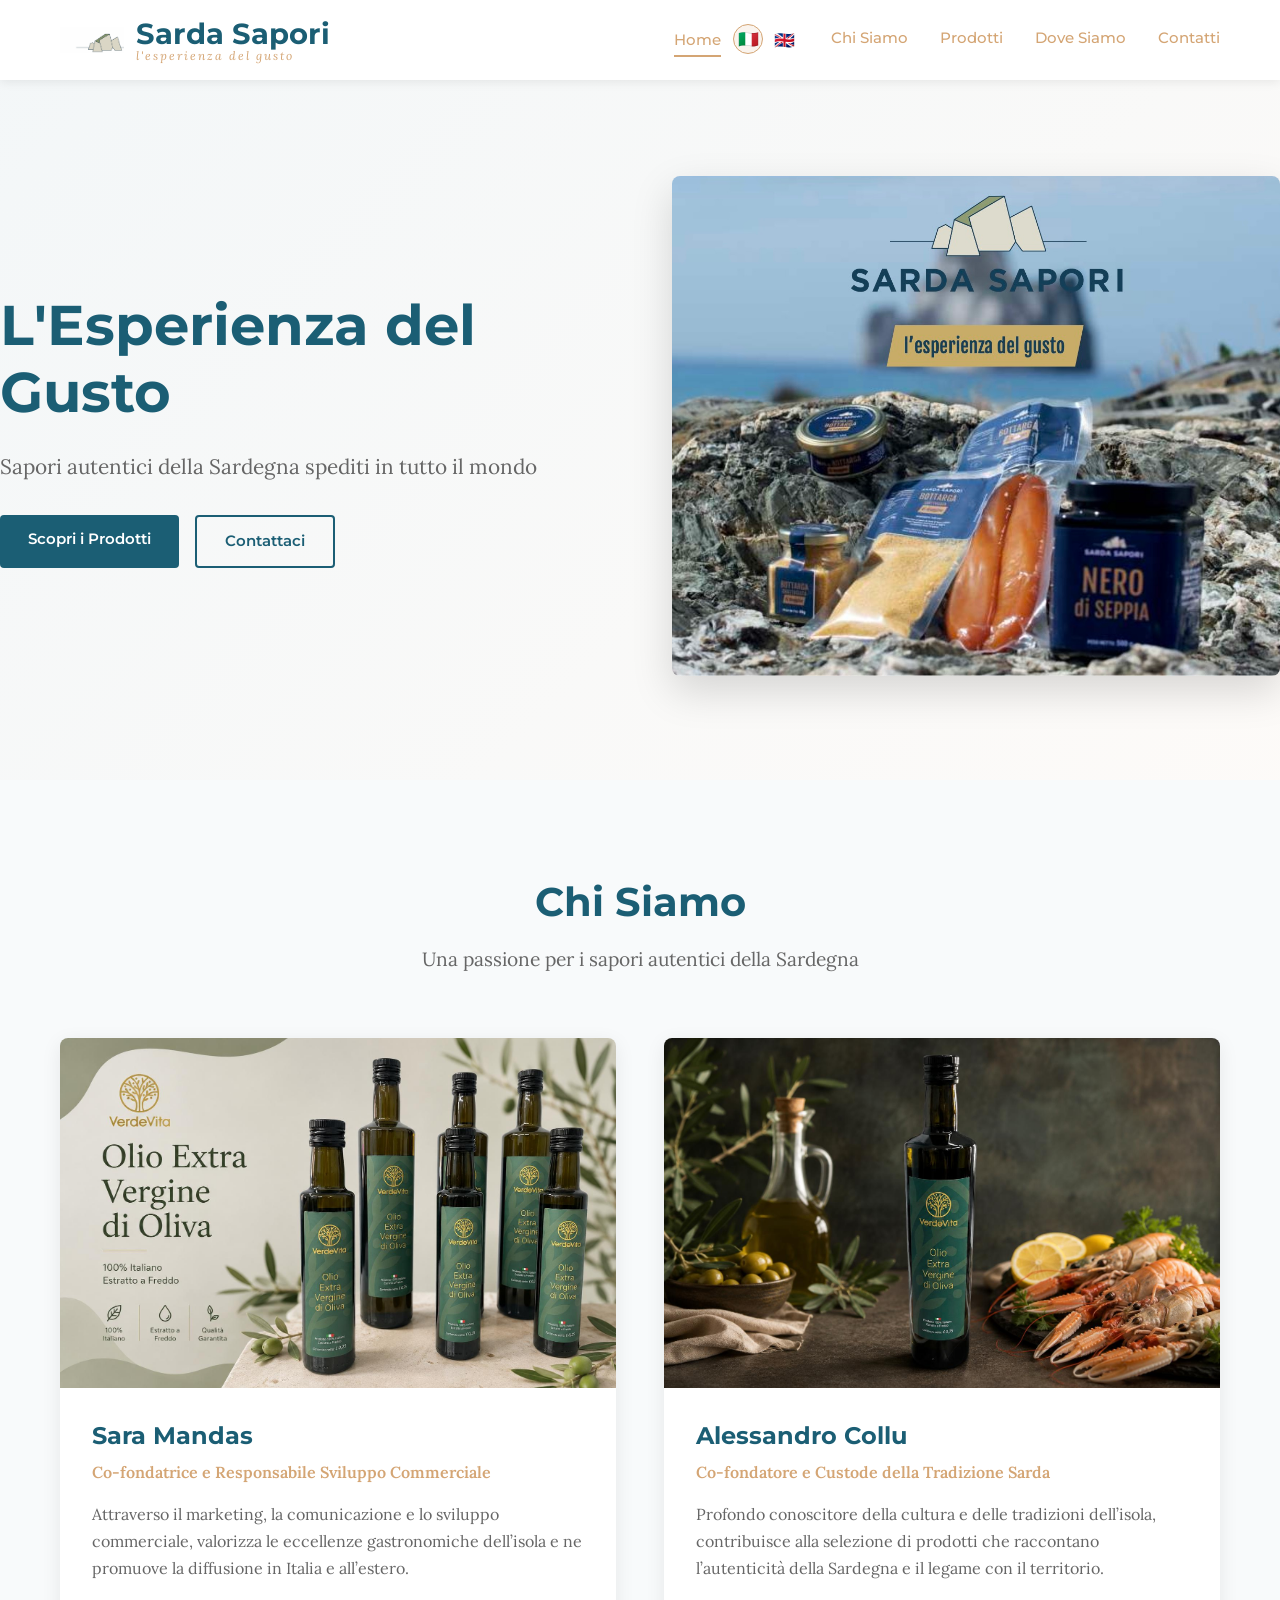
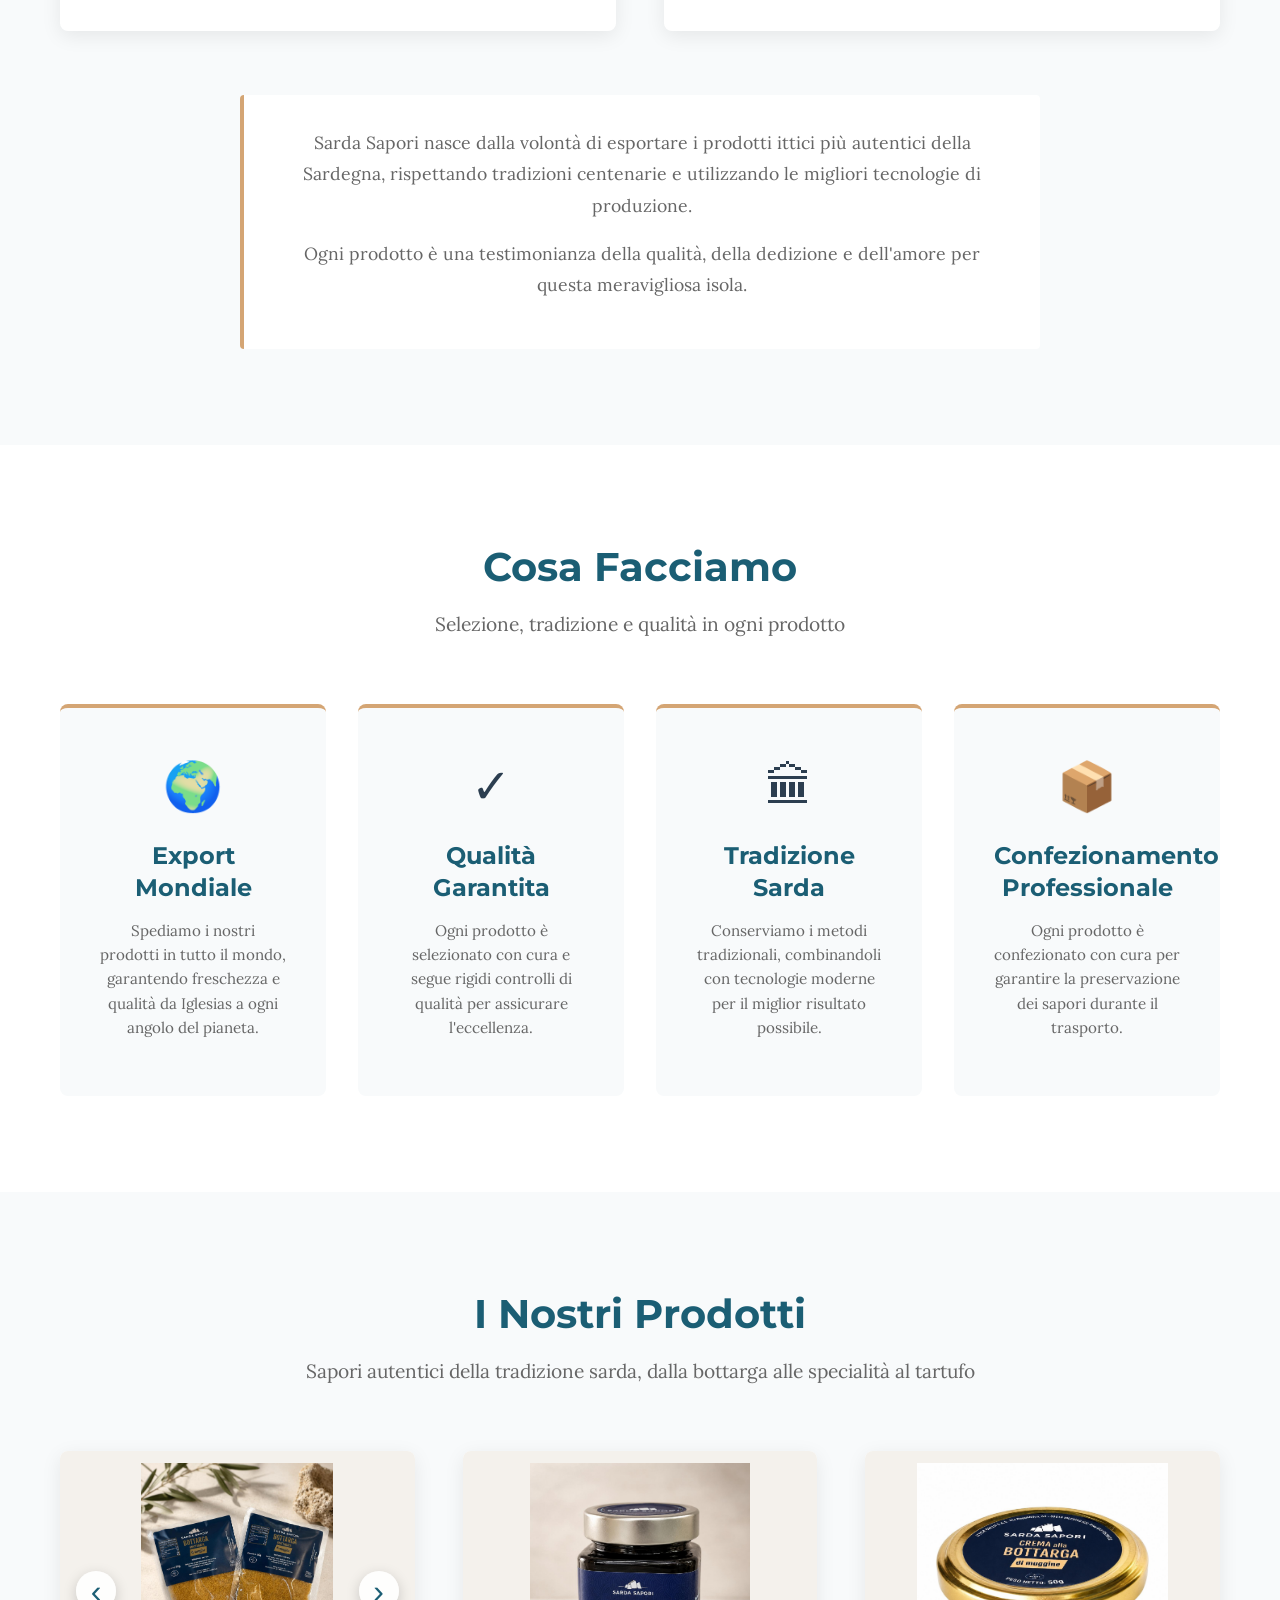
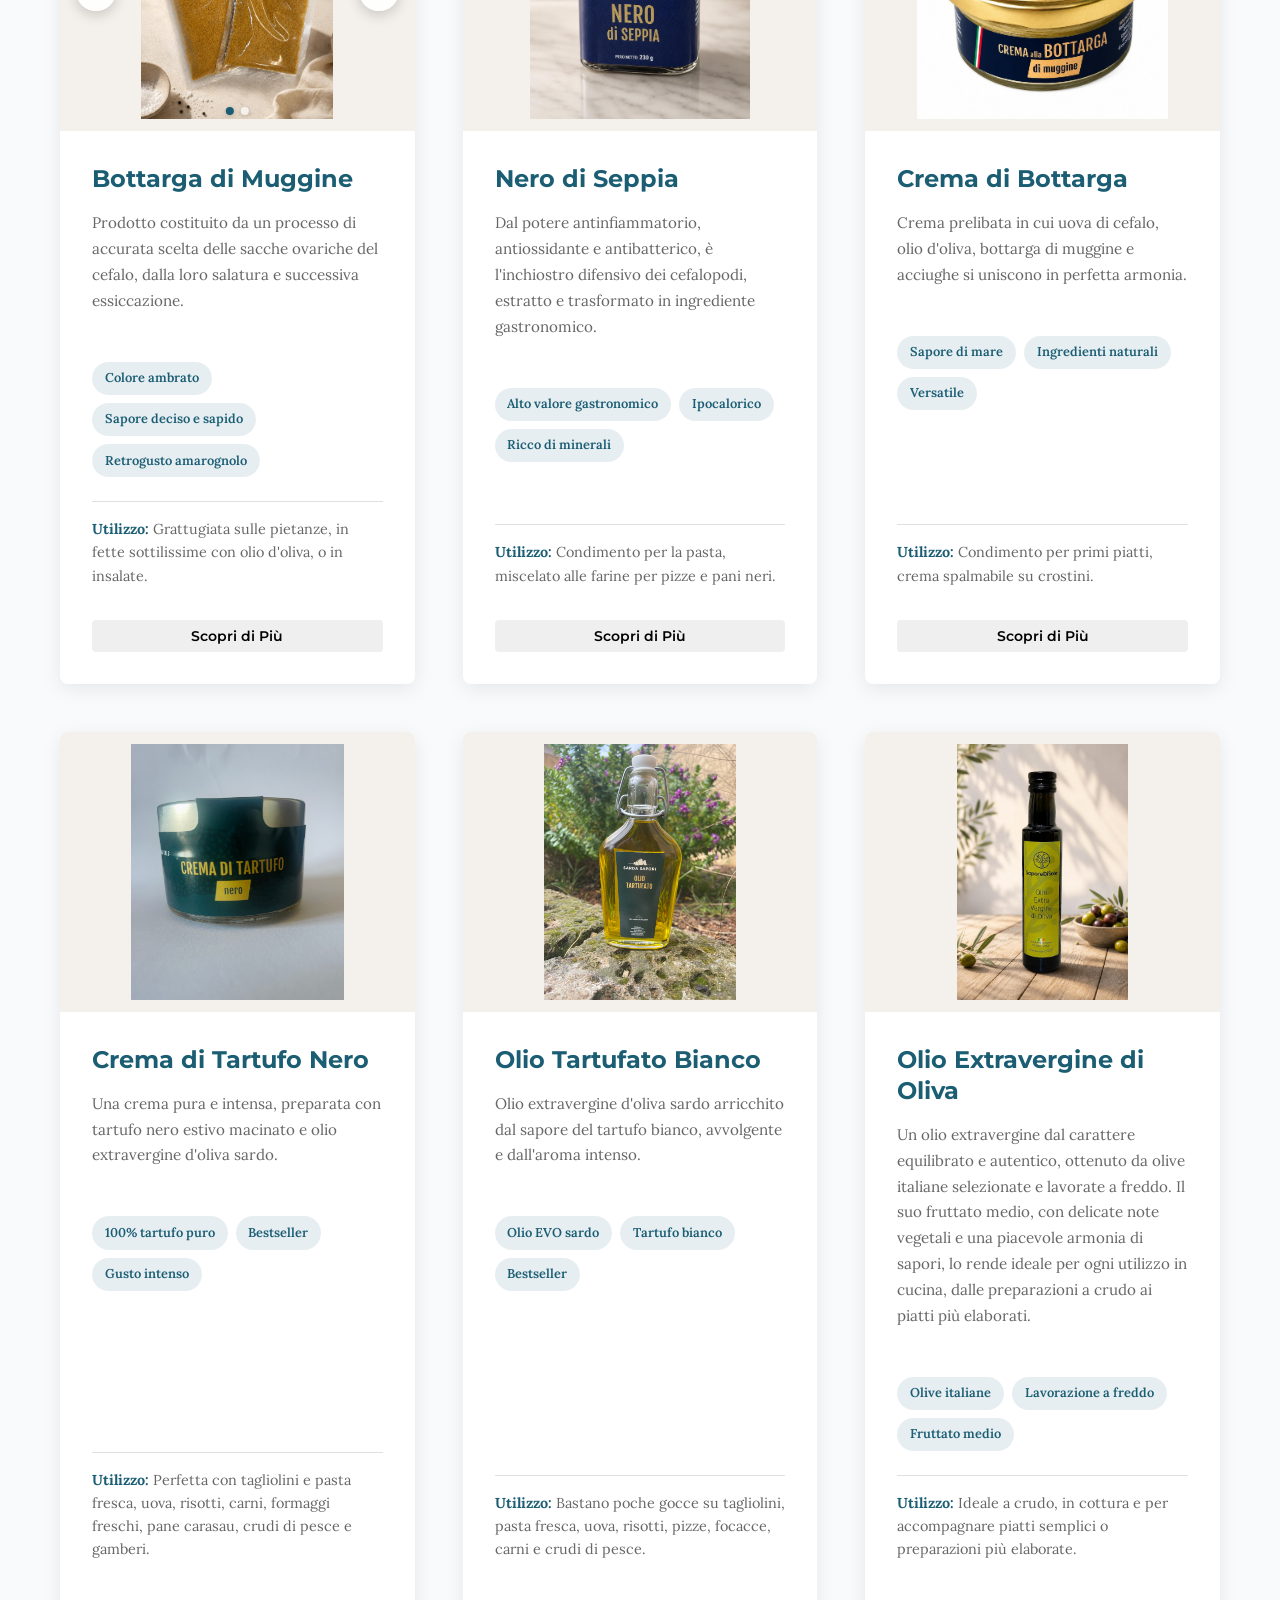
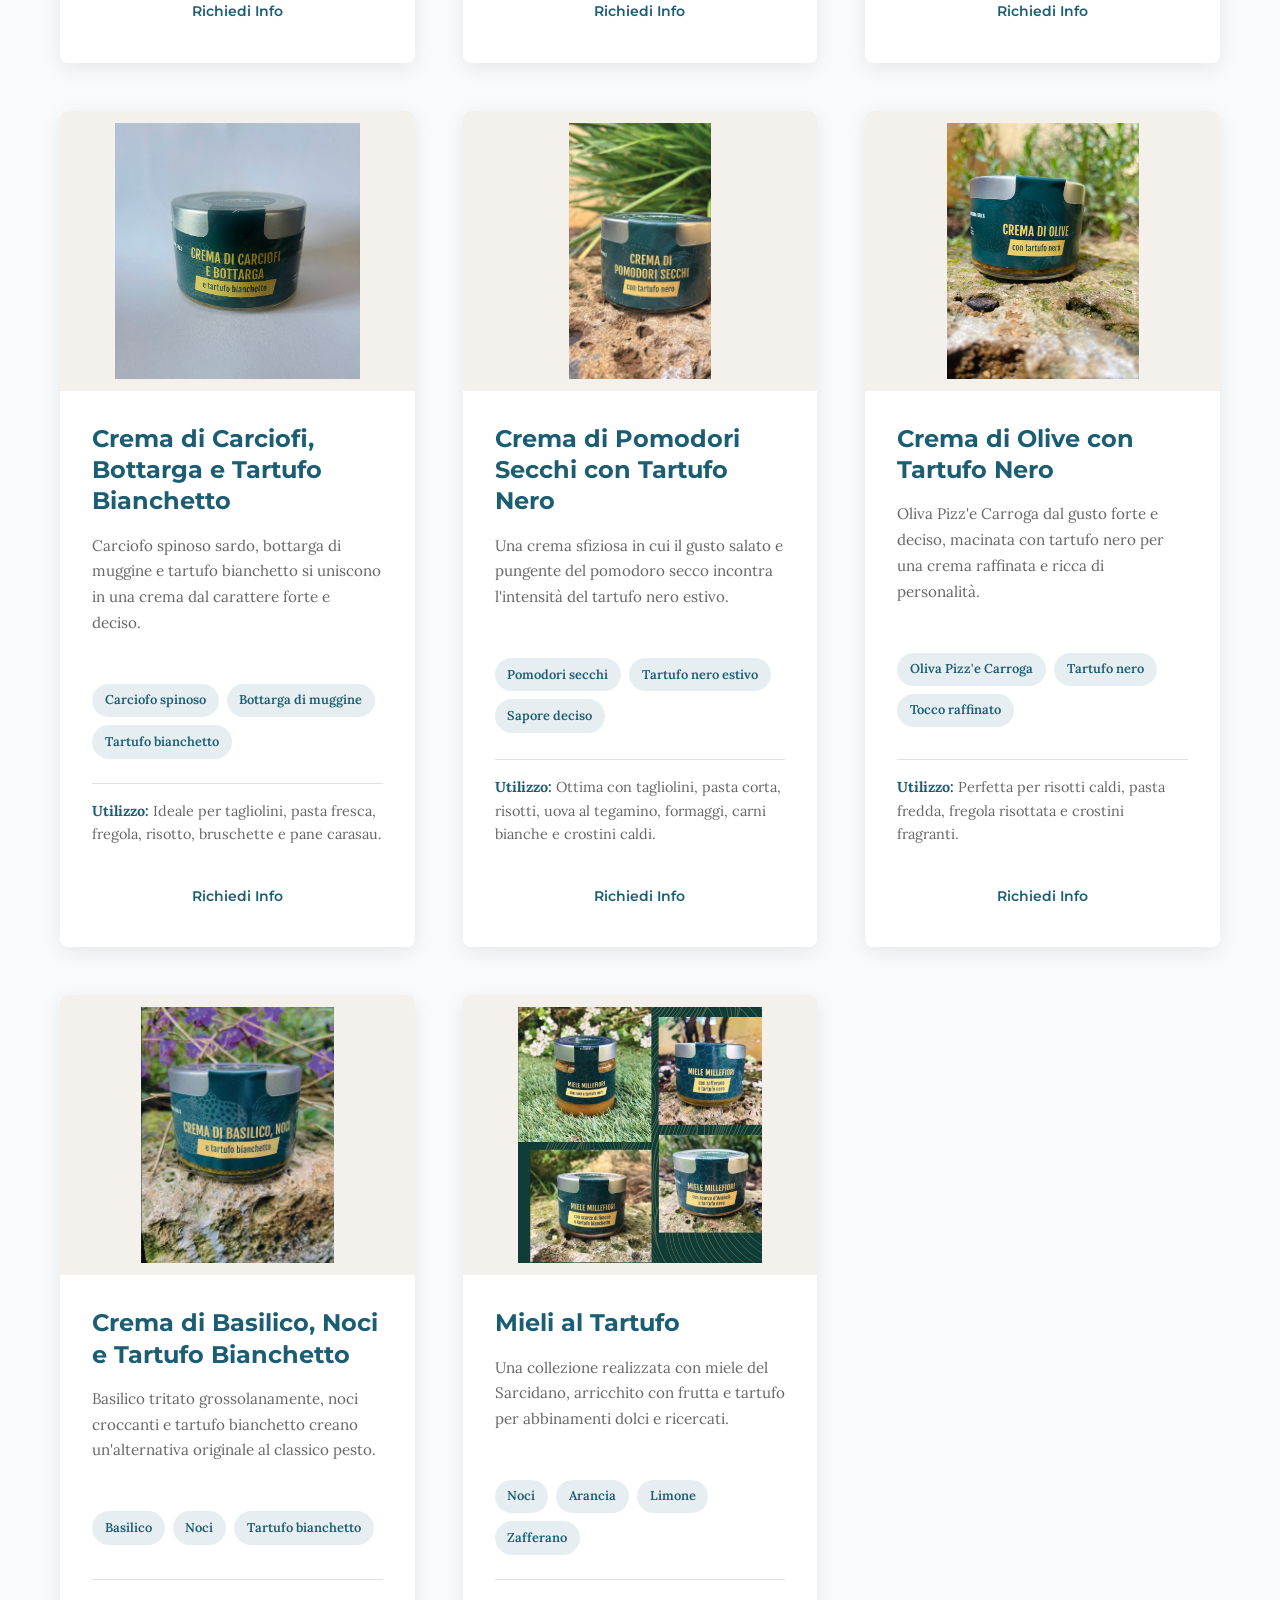
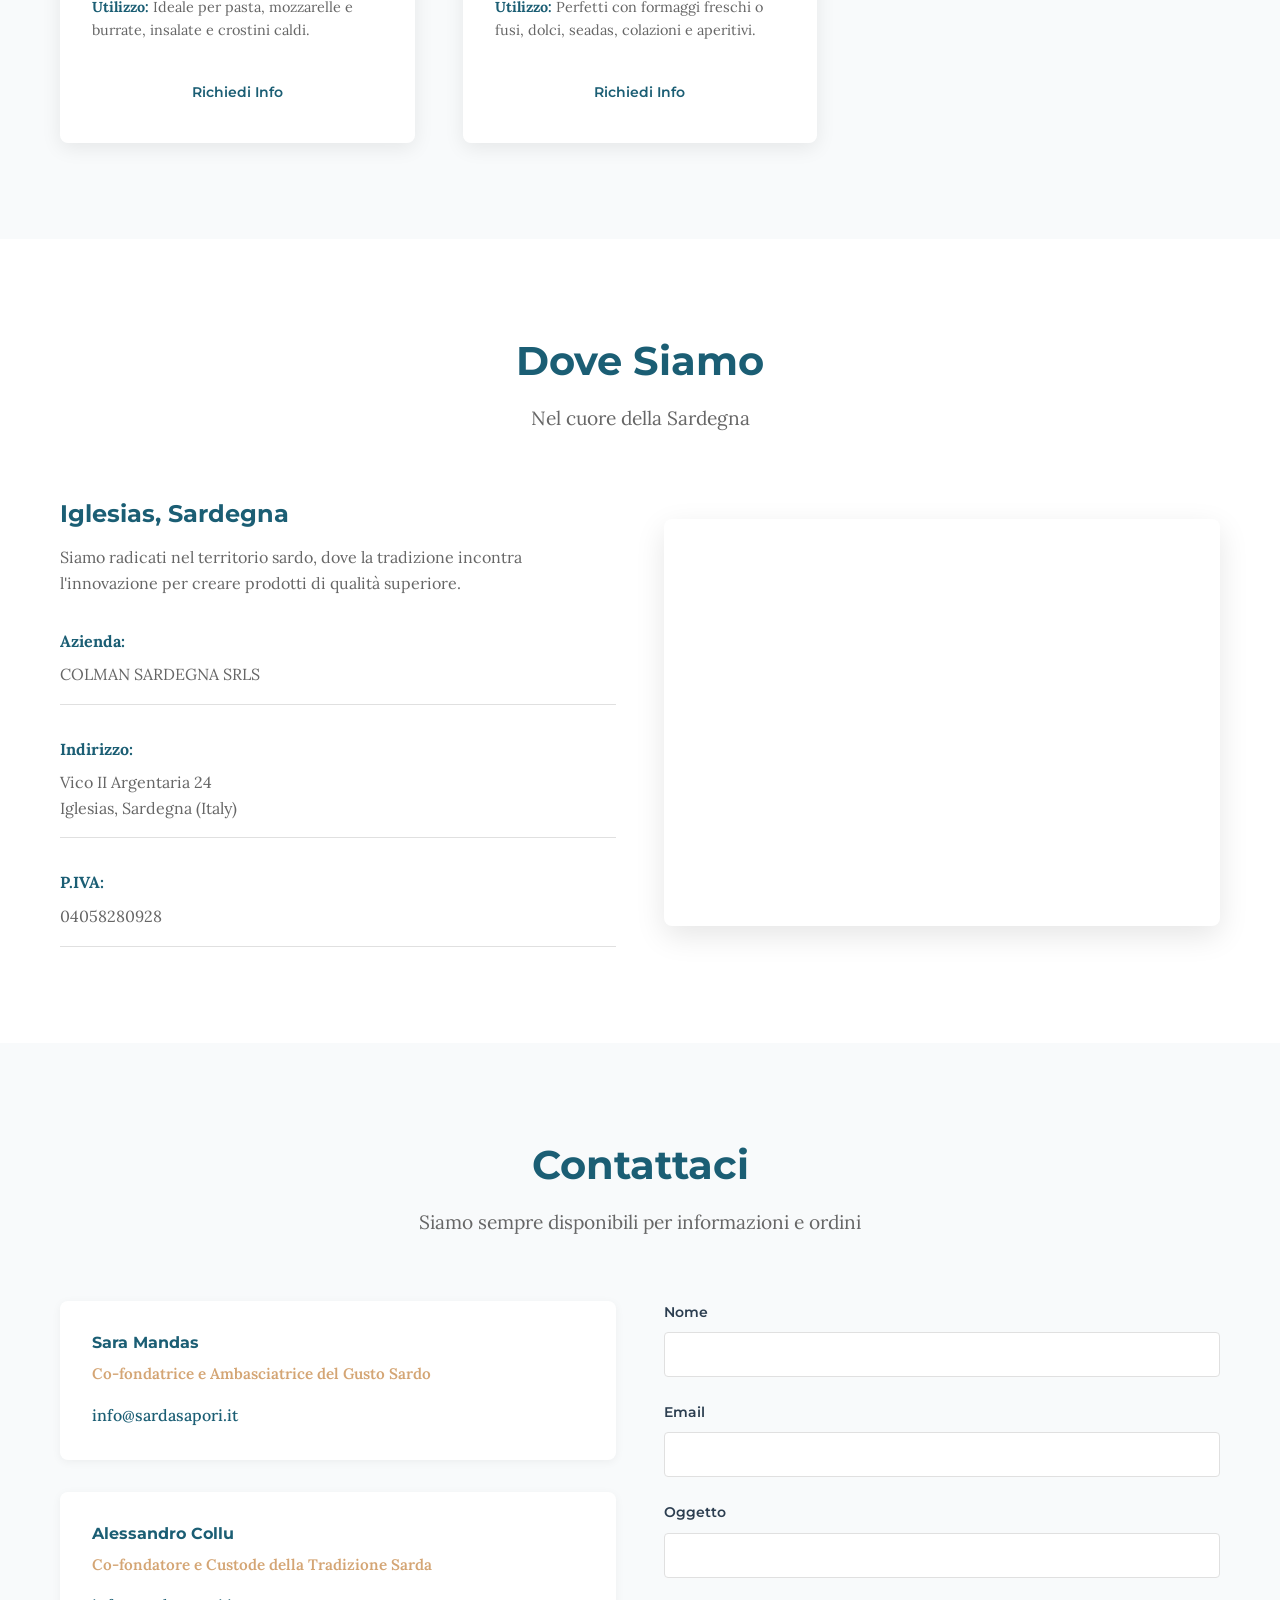
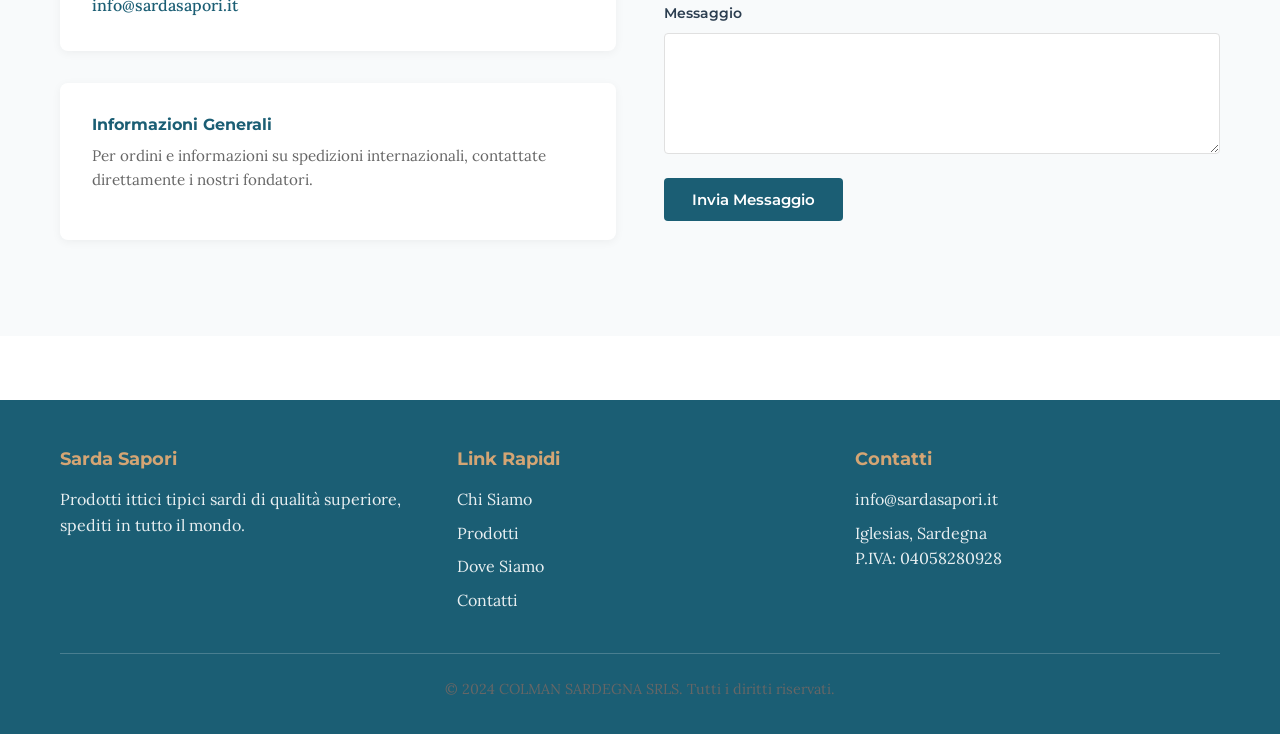
<file: index.html>
<!DOCTYPE html>
<html lang="it">
<head>
    <meta charset="UTF-8">
    <meta name="viewport" content="width=device-width, initial-scale=1.0">
    <title>Sarda Sapori | Prodotti Ittici Sardi di Qualità - Export Mondiale</title>
    <meta name="description" content="Sarda Sapori: bottarga di muggine, nero di seppia e olio extra vergine sardi. Spedizione in tutto il mondo. L'esperienza del gusto.">
    <meta name="keywords" content="bottarga sarda, nero di seppia, olio sardo, export ittici, prodotti tipici sardegna">
    <meta property="og:title" content="Sarda Sapori | L'esperienza del gusto">
    <meta property="og:description" content="Prodotti ittici tipici sardi di qualità superiore, spediti in tutto il mondo">
    <meta property="og:type" content="website">
    <meta property="og:url" content="https://www.sardasapori.it">
    <link rel="stylesheet" href="css/styles.css">
    <link rel="preconnect" href="https://fonts.googleapis.com">
    <link rel="preconnect" href="https://fonts.gstatic.com" crossorigin>
    <link href="https://fonts.googleapis.com/css2?family=Lora:wght@400;600;700&family=Montserrat:wght@400;600;700;800&display=swap" rel="stylesheet">
</head>
<body data-lang="it">
    <!-- Header/Navigation -->
    <header class="navbar">
        <div class="container">
            <div class="navbar-content">
                <a href="#home" class="logo" aria-label="Sarda Sapori home">
                    <img src="assets/logo-mark.png" alt="" class="logo-mark" aria-hidden="true">
                    <span class="logo-text">
                        <span class="logo-title">Sarda Sapori</span>
                        <span class="tagline">l'esperienza del gusto</span>
                    </span>
                </a>
                <nav class="nav-menu">
                    <ul>
                        <li class="home-language-item">
                            <a href="#home" class="nav-link">Home</a>
                            <div class="language-switcher" aria-label="Selezione lingua">
                                <a href="index.html" class="language-link active" lang="it" aria-label="Italiano" title="Italiano">🇮🇹</a>
                                <a href="en.html" class="language-link" lang="en" aria-label="English" title="English">🇬🇧</a>
                            </div>
                        </li>
                        <li><a href="#chi-siamo" class="nav-link">Chi Siamo</a></li>
                        <li><a href="#prodotti" class="nav-link">Prodotti</a></li>
                        <li><a href="#localizzazione" class="nav-link">Dove Siamo</a></li>
                        <li><a href="#contatti" class="nav-link">Contatti</a></li>
                    </ul>
                </nav>
                <button class="menu-toggle" id="menuToggle">
                    <span></span>
                    <span></span>
                    <span></span>
                </button>
            </div>
        </div>
    </header>

    <!-- Hero Section -->
    <section id="home" class="hero">
        <div class="hero-content">
            <h2 class="hero-title">L'Esperienza del Gusto</h2>
            <p class="hero-subtitle">Sapori autentici della Sardegna spediti in tutto il mondo</p>
            <div class="hero-buttons">
                <a href="#prodotti" class="btn btn-primary">Scopri i Prodotti</a>
                <a href="#contatti" class="btn btn-secondary">Contattaci</a>
            </div>
        </div>
        <div class="hero-visual">
            <div class="hero-image-placeholder">
                <!-- Immagine hero dal catalogo -->
                <img src="assets/hero.jpg" alt="Prodotti Sarda Sapori" class="hero-image">
            </div>
        </div>
    </section>

    <!-- Chi Siamo Section -->
    <section id="chi-siamo" class="chi-siamo">
        <div class="container">
            <div class="section-header">
                <h2>Chi Siamo</h2>
                <p class="section-subtitle">Una passione per i sapori autentici della Sardegna</p>
            </div>

            <div class="team-grid">
                <div class="team-member">
                    <div class="member-image">
                        <img src="assets/sara.jpg" alt="Sara Mandas" class="member-photo">
                    </div>
                    <div class="member-info">
                        <h3>Sara Mandas</h3>
                        <p class="role">Co-fondatrice e Responsabile Sviluppo Commerciale</p>
                        <p class="description">Attraverso il marketing, la comunicazione e lo sviluppo commerciale, valorizza le eccellenze gastronomiche dell’isola e ne promuove la diffusione in Italia e all’estero.</p>
                    </div>
                </div>

                <div class="team-member">
                    <div class="member-image">
                        <img src="assets/alessandro.jpg" alt="Alessandro Collu" class="member-photo">
                    </div>
                    <div class="member-info">
                        <h3>Alessandro Collu</h3>
                        <p class="role">Co-fondatore e Custode della Tradizione Sarda</p>
                        <p class="description">Profondo conoscitore della cultura e delle tradizioni dell’isola, contribuisce alla selezione di prodotti che raccontano l’autenticità della Sardegna e il legame con il territorio.</p>
                    </div>
                </div>
            </div>

            <div class="about-text">
                <p>Sarda Sapori nasce dalla volontà di esportare i prodotti ittici più autentici della Sardegna, rispettando tradizioni centenarie e utilizzando le migliori tecnologie di produzione.</p>
                <p>Ogni prodotto è una testimonianza della qualità, della dedizione e dell'amore per questa meravigliosa isola.</p>
            </div>
        </div>
    </section>

    <!-- Cosa Facciamo Section -->
    <section class="cosa-facciamo">
        <div class="container">
            <div class="section-header">
                <h2>Cosa Facciamo</h2>
                <p class="section-subtitle">Selezione, tradizione e qualità in ogni prodotto</p>
            </div>

            <div class="services-grid">
                <div class="service-card">
                    <div class="service-icon">🌍</div>
                    <h3>Export Mondiale</h3>
                    <p>Spediamo i nostri prodotti in tutto il mondo, garantendo freschezza e qualità da Iglesias a ogni angolo del pianeta.</p>
                </div>

                <div class="service-card">
                    <div class="service-icon">✓</div>
                    <h3>Qualità Garantita</h3>
                    <p>Ogni prodotto è selezionato con cura e segue rigidi controlli di qualità per assicurare l'eccellenza.</p>
                </div>

                <div class="service-card">
                    <div class="service-icon">🏛</div>
                    <h3>Tradizione Sarda</h3>
                    <p>Conserviamo i metodi tradizionali, combinandoli con tecnologie moderne per il miglior risultato possibile.</p>
                </div>

                <div class="service-card">
                    <div class="service-icon">📦</div>
                    <h3>Confezionamento Professionale</h3>
                    <p>Ogni prodotto è confezionato con cura per garantire la preservazione dei sapori durante il trasporto.</p>
                </div>
            </div>
        </div>
    </section>

    <!-- Prodotti Section -->
    <section id="prodotti" class="prodotti">
        <div class="container">
            <div class="section-header">
                <h2>I Nostri Prodotti</h2>
                <p class="section-subtitle">Sapori autentici della tradizione sarda, dalla bottarga alle specialità al tartufo</p>
            </div>

            <div class="products-grid">
                <!-- Bottarga di Muggine -->
                <div class="product-card">
                    <div class="product-image product-gallery" data-gallery>
                        <img src="assets/bottarga.jpg" alt="Bottarga di Muggine" class="gallery-slide active" data-gallery-images="assets/bottarga.jpg|assets/bottarga_fratte.jpg" data-gallery-alts="Bottarga di Muggine|Bottarga di Muggine affettata">
                        <button class="gallery-arrow gallery-arrow-prev" type="button" aria-label="Immagine precedente">‹</button>
                        <button class="gallery-arrow gallery-arrow-next" type="button" aria-label="Immagine successiva">›</button>
                        <div class="gallery-dots" aria-hidden="true">
                            <span class="gallery-dot active"></span>
                            <span class="gallery-dot"></span>
                        </div>
                    </div>
                    <div class="product-content">
                        <h3>Bottarga di Muggine</h3>
                        <p class="product-description">
                            Prodotto costituito da un processo di accurata scelta delle sacche ovariche del cefalo, dalla loro salatura e successiva essiccazione.
                        </p>
                        <div class="product-features">
                            <span class="feature">Colore ambrato</span>
                            <span class="feature">Sapore deciso e sapido</span>
                            <span class="feature">Retrogusto amarognolo</span>
                        </div>
                        <p class="product-usage">
                            <strong>Utilizzo:</strong> Grattugiata sulle pietanze, in fette sottilissime con olio d'oliva, o in insalate.
                        </p>
                        <button class="btn btn-small">Scopri di Più</button>
                    </div>
                </div>

                <!-- Nero di Seppia -->
                <div class="product-card">
                    <div class="product-image">
                        <img src="assets/nero-seppia.jpg" alt="Nero di Seppia">
                    </div>
                    <div class="product-content">
                        <h3>Nero di Seppia</h3>
                        <p class="product-description">
                            Dal potere antinfiammatorio, antiossidante e antibatterico, è l'inchiostro difensivo dei cefalopodi, estratto e trasformato in ingrediente gastronomico.
                        </p>
                        <div class="product-features">
                            <span class="feature">Alto valore gastronomico</span>
                            <span class="feature">Ipocalorico</span>
                            <span class="feature">Ricco di minerali</span>
                        </div>
                        <p class="product-usage">
                            <strong>Utilizzo:</strong> Condimento per la pasta, miscelato alle farine per pizze e pani neri.
                        </p>
                        <button class="btn btn-small">Scopri di Più</button>
                    </div>
                </div>

                <!-- Crema di Bottarga -->
                <div class="product-card">
                    <div class="product-image">
                        <img src="assets/crema-bottarga.jpg" alt="Crema di Bottarga">
                    </div>
                    <div class="product-content">
                        <h3>Crema di Bottarga</h3>
                        <p class="product-description">
                            Crema prelibata in cui uova di cefalo, olio d'oliva, bottarga di muggine e acciughe si uniscono in perfetta armonia.
                        </p>
                        <div class="product-features">
                            <span class="feature">Sapore di mare</span>
                            <span class="feature">Ingredienti naturali</span>
                            <span class="feature">Versatile</span>
                        </div>
                        <p class="product-usage">
                            <strong>Utilizzo:</strong> Condimento per primi piatti, crema spalmabile su crostini.
                        </p>
                        <button class="btn btn-small">Scopri di Più</button>
                    </div>
                </div>

                <!-- Crema di Tartufo Nero -->
                <div class="product-card">
                    <div class="product-image">
                        <img src="assets/truffle-black-cream.jpg" alt="Crema di Tartufo Nero">
                    </div>
                    <div class="product-content">
                        <h3>Crema di Tartufo Nero</h3>
                        <p class="product-description">
                            Una crema pura e intensa, preparata con tartufo nero estivo macinato e olio extravergine d'oliva sardo.
                        </p>
                        <div class="product-features">
                            <span class="feature">100% tartufo puro</span>
                            <span class="feature">Bestseller</span>
                            <span class="feature">Gusto intenso</span>
                        </div>
                        <p class="product-usage">
                            <strong>Utilizzo:</strong> Perfetta con tagliolini e pasta fresca, uova, risotti, carni, formaggi freschi, pane carasau, crudi di pesce e gamberi.
                        </p>
                        <a href="#contatti" class="btn btn-small">Richiedi Info</a>
                    </div>
                </div>

                <!-- Olio Tartufato Bianco -->
                <div class="product-card">
                    <div class="product-image">
                        <img src="assets/truffle-white-oil.jpg" alt="Olio Tartufato Bianco">
                    </div>
                    <div class="product-content">
                        <h3>Olio Tartufato Bianco</h3>
                        <p class="product-description">
                            Olio extravergine d'oliva sardo arricchito dal sapore del tartufo bianco, avvolgente e dall'aroma intenso.
                        </p>
                        <div class="product-features">
                            <span class="feature">Olio EVO sardo</span>
                            <span class="feature">Tartufo bianco</span>
                            <span class="feature">Bestseller</span>
                        </div>
                        <p class="product-usage">
                            <strong>Utilizzo:</strong> Bastano poche gocce su tagliolini, pasta fresca, uova, risotti, pizze, focacce, carni e crudi di pesce.
                        </p>
                        <a href="#contatti" class="btn btn-small">Richiedi Info</a>
                    </div>
                </div>

                <!-- Olio Extravergine di Oliva -->
                <div class="product-card">
                    <div class="product-image">
                        <img src="assets/olio_extravergine.jpeg" alt="Olio Extravergine di Oliva">
                    </div>
                    <div class="product-content">
                        <h3>Olio Extravergine di Oliva</h3>
                        <p class="product-description">
                            Un olio extravergine dal carattere equilibrato e autentico, ottenuto da olive italiane selezionate e lavorate a freddo. Il suo fruttato medio, con delicate note vegetali e una piacevole armonia di sapori, lo rende ideale per ogni utilizzo in cucina, dalle preparazioni a crudo ai piatti più elaborati.
                        </p>
                        <div class="product-features">
                            <span class="feature">Olive italiane</span>
                            <span class="feature">Lavorazione a freddo</span>
                            <span class="feature">Fruttato medio</span>
                        </div>
                        <p class="product-usage">
                            <strong>Utilizzo:</strong> Ideale a crudo, in cottura e per accompagnare piatti semplici o preparazioni più elaborate.
                        </p>
                        <a href="#contatti" class="btn btn-small">Richiedi Info</a>
                    </div>
                </div>

                <!-- Crema di Carciofi, Bottarga e Tartufo Bianchetto -->
                <div class="product-card">
                    <div class="product-image">
                        <img src="assets/truffle-artichoke-bottarga.jpg" alt="Crema di Carciofi, Bottarga e Tartufo Bianchetto">
                    </div>
                    <div class="product-content">
                        <h3>Crema di Carciofi, Bottarga e Tartufo Bianchetto</h3>
                        <p class="product-description">
                            Carciofo spinoso sardo, bottarga di muggine e tartufo bianchetto si uniscono in una crema dal carattere forte e deciso.
                        </p>
                        <div class="product-features">
                            <span class="feature">Carciofo spinoso</span>
                            <span class="feature">Bottarga di muggine</span>
                            <span class="feature">Tartufo bianchetto</span>
                        </div>
                        <p class="product-usage">
                            <strong>Utilizzo:</strong> Ideale per tagliolini, pasta fresca, fregola, risotto, bruschette e pane carasau.
                        </p>
                        <a href="#contatti" class="btn btn-small">Richiedi Info</a>
                    </div>
                </div>

                <!-- Crema di Pomodori Secchi con Tartufo Nero -->
                <div class="product-card">
                    <div class="product-image">
                        <img src="assets/truffle-dried-tomato.jpg" alt="Crema di Pomodori Secchi con Tartufo Nero">
                    </div>
                    <div class="product-content">
                        <h3>Crema di Pomodori Secchi con Tartufo Nero</h3>
                        <p class="product-description">
                            Una crema sfiziosa in cui il gusto salato e pungente del pomodoro secco incontra l'intensità del tartufo nero estivo.
                        </p>
                        <div class="product-features">
                            <span class="feature">Pomodori secchi</span>
                            <span class="feature">Tartufo nero estivo</span>
                            <span class="feature">Sapore deciso</span>
                        </div>
                        <p class="product-usage">
                            <strong>Utilizzo:</strong> Ottima con tagliolini, pasta corta, risotti, uova al tegamino, formaggi, carni bianche e crostini caldi.
                        </p>
                        <a href="#contatti" class="btn btn-small">Richiedi Info</a>
                    </div>
                </div>

                <!-- Crema di Olive con Tartufo Nero -->
                <div class="product-card">
                    <div class="product-image">
                        <img src="assets/truffle-olive-cream.jpg" alt="Crema di Olive con Tartufo Nero">
                    </div>
                    <div class="product-content">
                        <h3>Crema di Olive con Tartufo Nero</h3>
                        <p class="product-description">
                            Oliva Pizz'e Carroga dal gusto forte e deciso, macinata con tartufo nero per una crema raffinata e ricca di personalità.
                        </p>
                        <div class="product-features">
                            <span class="feature">Oliva Pizz'e Carroga</span>
                            <span class="feature">Tartufo nero</span>
                            <span class="feature">Tocco raffinato</span>
                        </div>
                        <p class="product-usage">
                            <strong>Utilizzo:</strong> Perfetta per risotti caldi, pasta fredda, fregola risottata e crostini fragranti.
                        </p>
                        <a href="#contatti" class="btn btn-small">Richiedi Info</a>
                    </div>
                </div>

                <!-- Crema di Basilico, Noci e Tartufo Bianchetto -->
                <div class="product-card">
                    <div class="product-image">
                        <img src="assets/truffle-basil-walnut.jpg" alt="Crema di Basilico, Noci e Tartufo Bianchetto">
                    </div>
                    <div class="product-content">
                        <h3>Crema di Basilico, Noci e Tartufo Bianchetto</h3>
                        <p class="product-description">
                            Basilico tritato grossolanamente, noci croccanti e tartufo bianchetto creano un'alternativa originale al classico pesto.
                        </p>
                        <div class="product-features">
                            <span class="feature">Basilico</span>
                            <span class="feature">Noci</span>
                            <span class="feature">Tartufo bianchetto</span>
                        </div>
                        <p class="product-usage">
                            <strong>Utilizzo:</strong> Ideale per pasta, mozzarelle e burrate, insalate e crostini caldi.
                        </p>
                        <a href="#contatti" class="btn btn-small">Richiedi Info</a>
                    </div>
                </div>

                <!-- Mieli al Tartufo -->
                <div class="product-card">
                    <div class="product-image">
                        <img src="assets/truffle-honeys.jpg" alt="Mieli al Tartufo">
                    </div>
                    <div class="product-content">
                        <h3>Mieli al Tartufo</h3>
                        <p class="product-description">
                            Una collezione realizzata con miele del Sarcidano, arricchito con frutta e tartufo per abbinamenti dolci e ricercati.
                        </p>
                        <div class="product-features">
                            <span class="feature">Noci</span>
                            <span class="feature">Arancia</span>
                            <span class="feature">Limone</span>
                            <span class="feature">Zafferano</span>
                        </div>
                        <p class="product-usage">
                            <strong>Utilizzo:</strong> Perfetti con formaggi freschi o fusi, dolci, seadas, colazioni e aperitivi.
                        </p>
                        <a href="#contatti" class="btn btn-small">Richiedi Info</a>
                    </div>
                </div>
            </div>
        </div>
    </section>

    <!-- Localizzazione Section -->
    <section id="localizzazione" class="localizzazione">
        <div class="container">
            <div class="section-header">
                <h2>Dove Siamo</h2>
                <p class="section-subtitle">Nel cuore della Sardegna</p>
            </div>

            <div class="location-content">
                <div class="location-info">
                    <h3>Iglesias, Sardegna</h3>
                    <p>Siamo radicati nel territorio sardo, dove la tradizione incontra l'innovazione per creare prodotti di qualità superiore.</p>
                    
                    <div class="location-details">
                        <div class="detail-item">
                            <strong>Azienda:</strong>
                            <p>COLMAN SARDEGNA SRLS</p>
                        </div>
                        <div class="detail-item">
                            <strong>Indirizzo:</strong>
                            <p>Vico II Argentaria 24<br>Iglesias, Sardegna (Italy)</p>
                        </div>
                        <div class="detail-item">
                            <strong>P.IVA:</strong>
                            <p>04058280928</p>
                        </div>
                    </div>
                </div>

                <div class="location-map">
                    <iframe src="https://www.google.com/maps/embed?pb=!1m18!1m12!1m3!1d2852.1234567890!2d8.5!3d39.55!2m3!1f0!2f0!3f0!3m2!1i1024!2i768!4f13.1!3m3!1m2!1s0x12e7b1234567890%3A0x1234567890abcdef!2sVico%20II%20Argentaria%2024%2C%20Iglesias!5e0!3m2!1sit!2sit!4v1234567890" width="100%" height="400" style="border:0;" allowfullscreen="" loading="lazy" referrerpolicy="no-referrer-when-downgrade"></iframe>
                </div>
            </div>
        </div>
    </section>

    <!-- Contatti Section -->
    <section id="contatti" class="contatti">
        <div class="container">
            <div class="section-header">
                <h2>Contattaci</h2>
                <p class="section-subtitle">Siamo sempre disponibili per informazioni e ordini</p>
            </div>

            <div class="contact-grid">
                <div class="contact-info">
                    <div class="contact-item">
                        <h4>Sara Mandas</h4>
                        <p class="contact-role">Co-fondatrice e Ambasciatrice del Gusto Sardo</p>
                        <a href="mailto:sara@sardasapori.it" class="contact-link">info@sardasapori.it</a>
                    </div>

                    <div class="contact-item">
                        <h4>Alessandro Collu</h4>
                        <p class="contact-role">Co-fondatore e Custode della Tradizione Sarda</p>
                        <a href="mailto:info@sardasapori.it" class="contact-link">info@sardasapori.it</a>
                    </div>

                    <div class="contact-item">
                        <h4>Informazioni Generali</h4>
                        <p>Per ordini e informazioni su spedizioni internazionali, contattate direttamente i nostri fondatori.</p>
                    </div>
                </div>

                <div class="contact-form">
                    <form id="contactForm" class="form" action="https://formspree.io/f/xojzkzyo" method="POST">
                        <input type="hidden" name="_subject" value="Nuovo messaggio da Sarda Sapori">
                        <div class="form-group">
                            <label for="name">Nome</label>
                            <input type="text" id="name" name="name" required>
                        </div>

                        <div class="form-group">
                            <label for="email">Email</label>
                            <input type="email" id="email" name="email" required>
                        </div>

                        <div class="form-group">
                            <label for="subject">Oggetto</label>
                            <input type="text" id="subject" name="subject" required>
                        </div>

                        <div class="form-group">
                            <label for="message">Messaggio</label>
                            <textarea id="message" name="message" rows="5" required></textarea>
                        </div>

                        <button type="submit" class="btn btn-primary">Invia Messaggio</button>
                    </form>
                </div>
            </div>
        </div>
    </section>

    <!-- Footer -->
    <footer class="footer">
        <div class="container">
            <div class="footer-content">
                <div class="footer-section">
                    <h4>Sarda Sapori</h4>
                    <p>Prodotti ittici tipici sardi di qualità superiore, spediti in tutto il mondo.</p>
                </div>

                <div class="footer-section">
                    <h4>Link Rapidi</h4>
                    <ul>
                        <li><a href="#chi-siamo">Chi Siamo</a></li>
                        <li><a href="#prodotti">Prodotti</a></li>
                        <li><a href="#localizzazione">Dove Siamo</a></li>
                        <li><a href="#contatti">Contatti</a></li>
                    </ul>
                </div>

                <div class="footer-section">
                    <h4>Contatti</h4>
                    <p>info@sardasapori.it</p>
                    <p>Iglesias, Sardegna<br>P.IVA: 04058280928</p>
                </div>
            </div>

            <div class="footer-bottom">
                <p>&copy; 2024 COLMAN SARDEGNA SRLS. Tutti i diritti riservati.</p>
            </div>
        </div>
    </footer>

    <script src="js/main.js?v=20260623-gallery"></script>
</body>
</html>
</file>
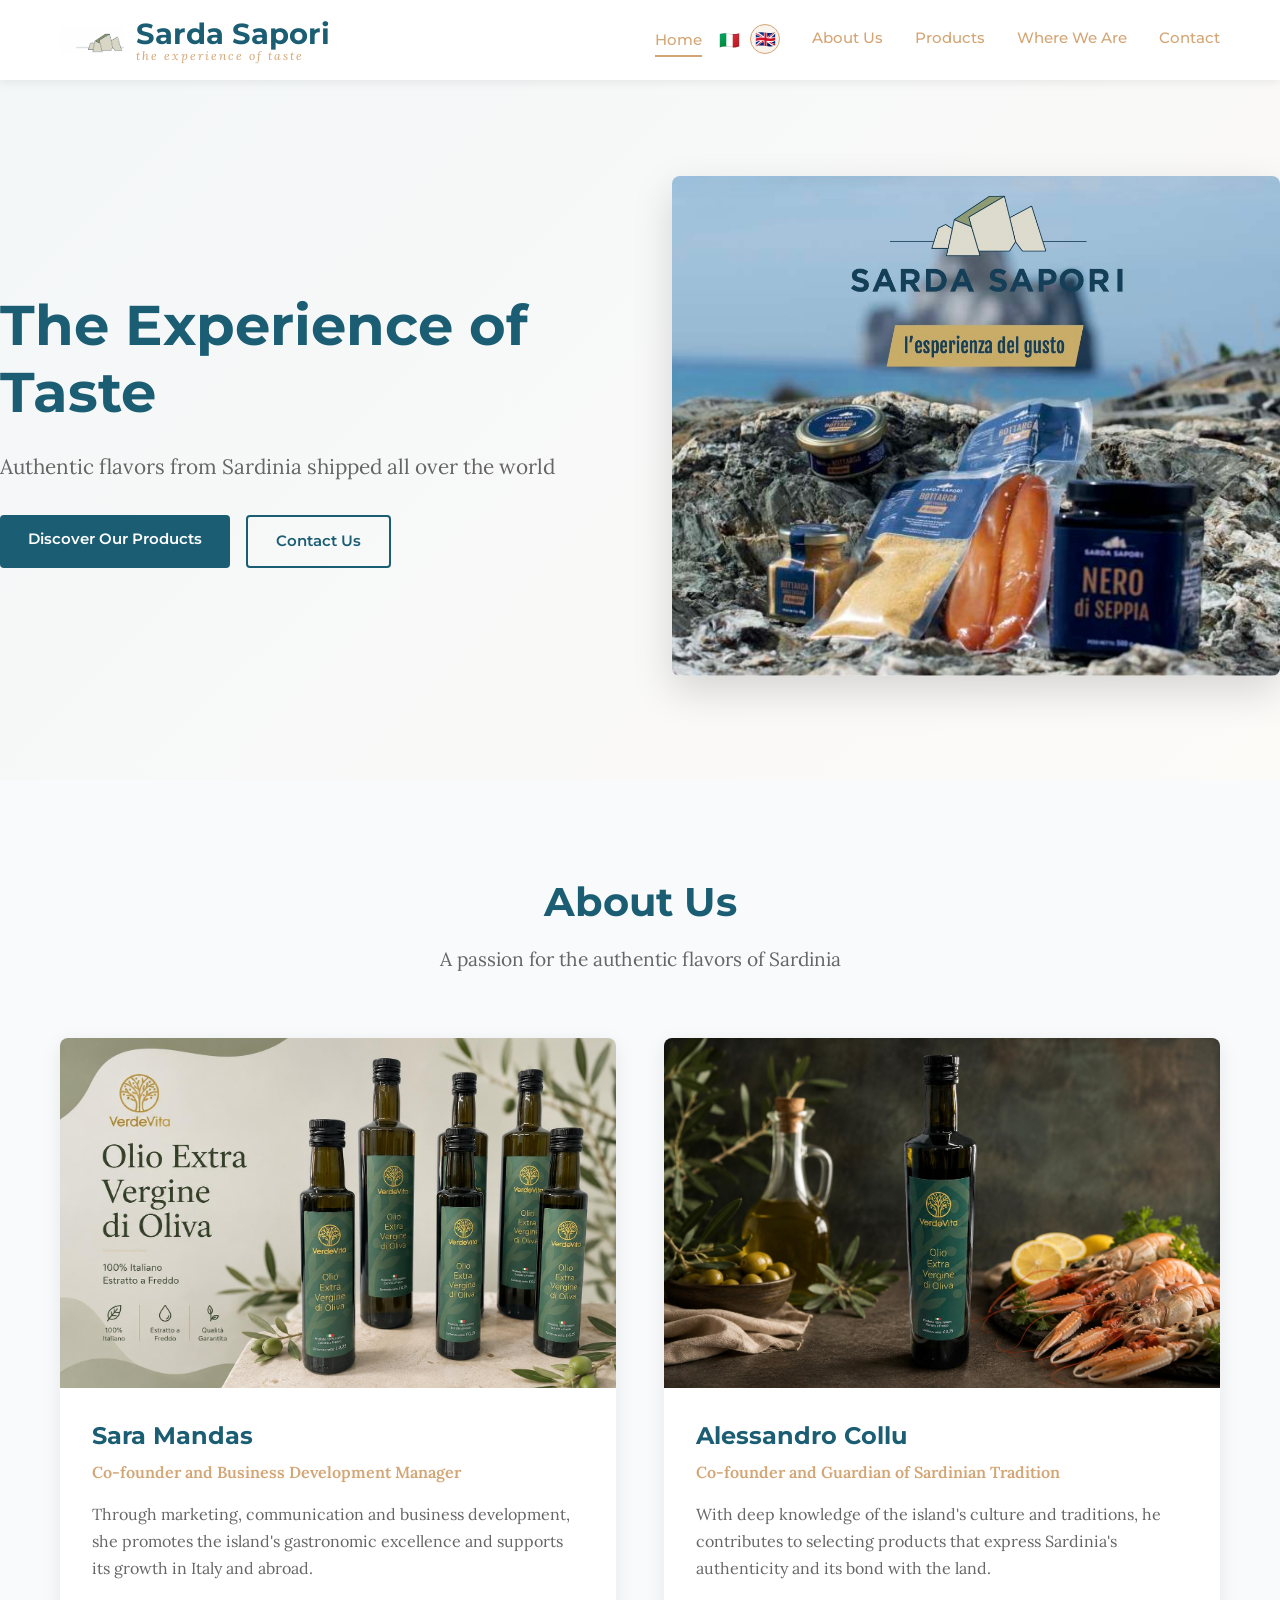
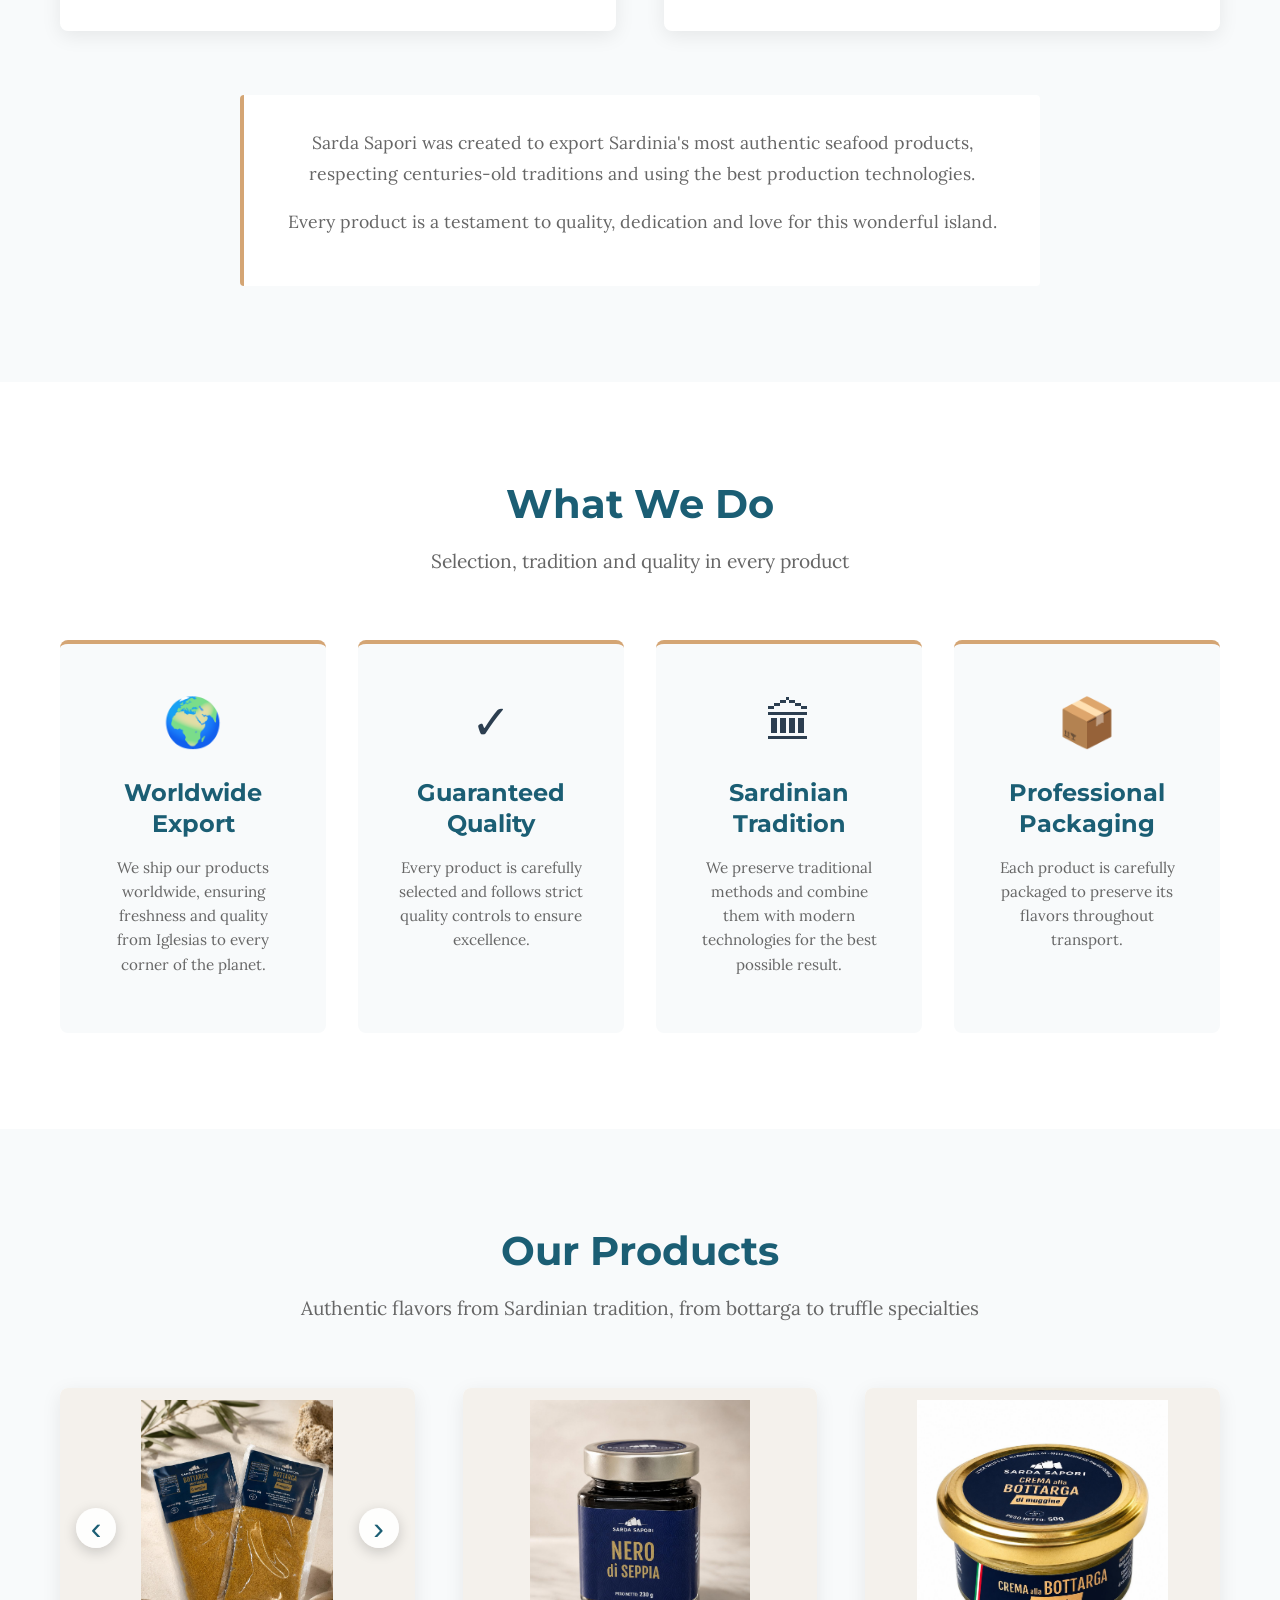
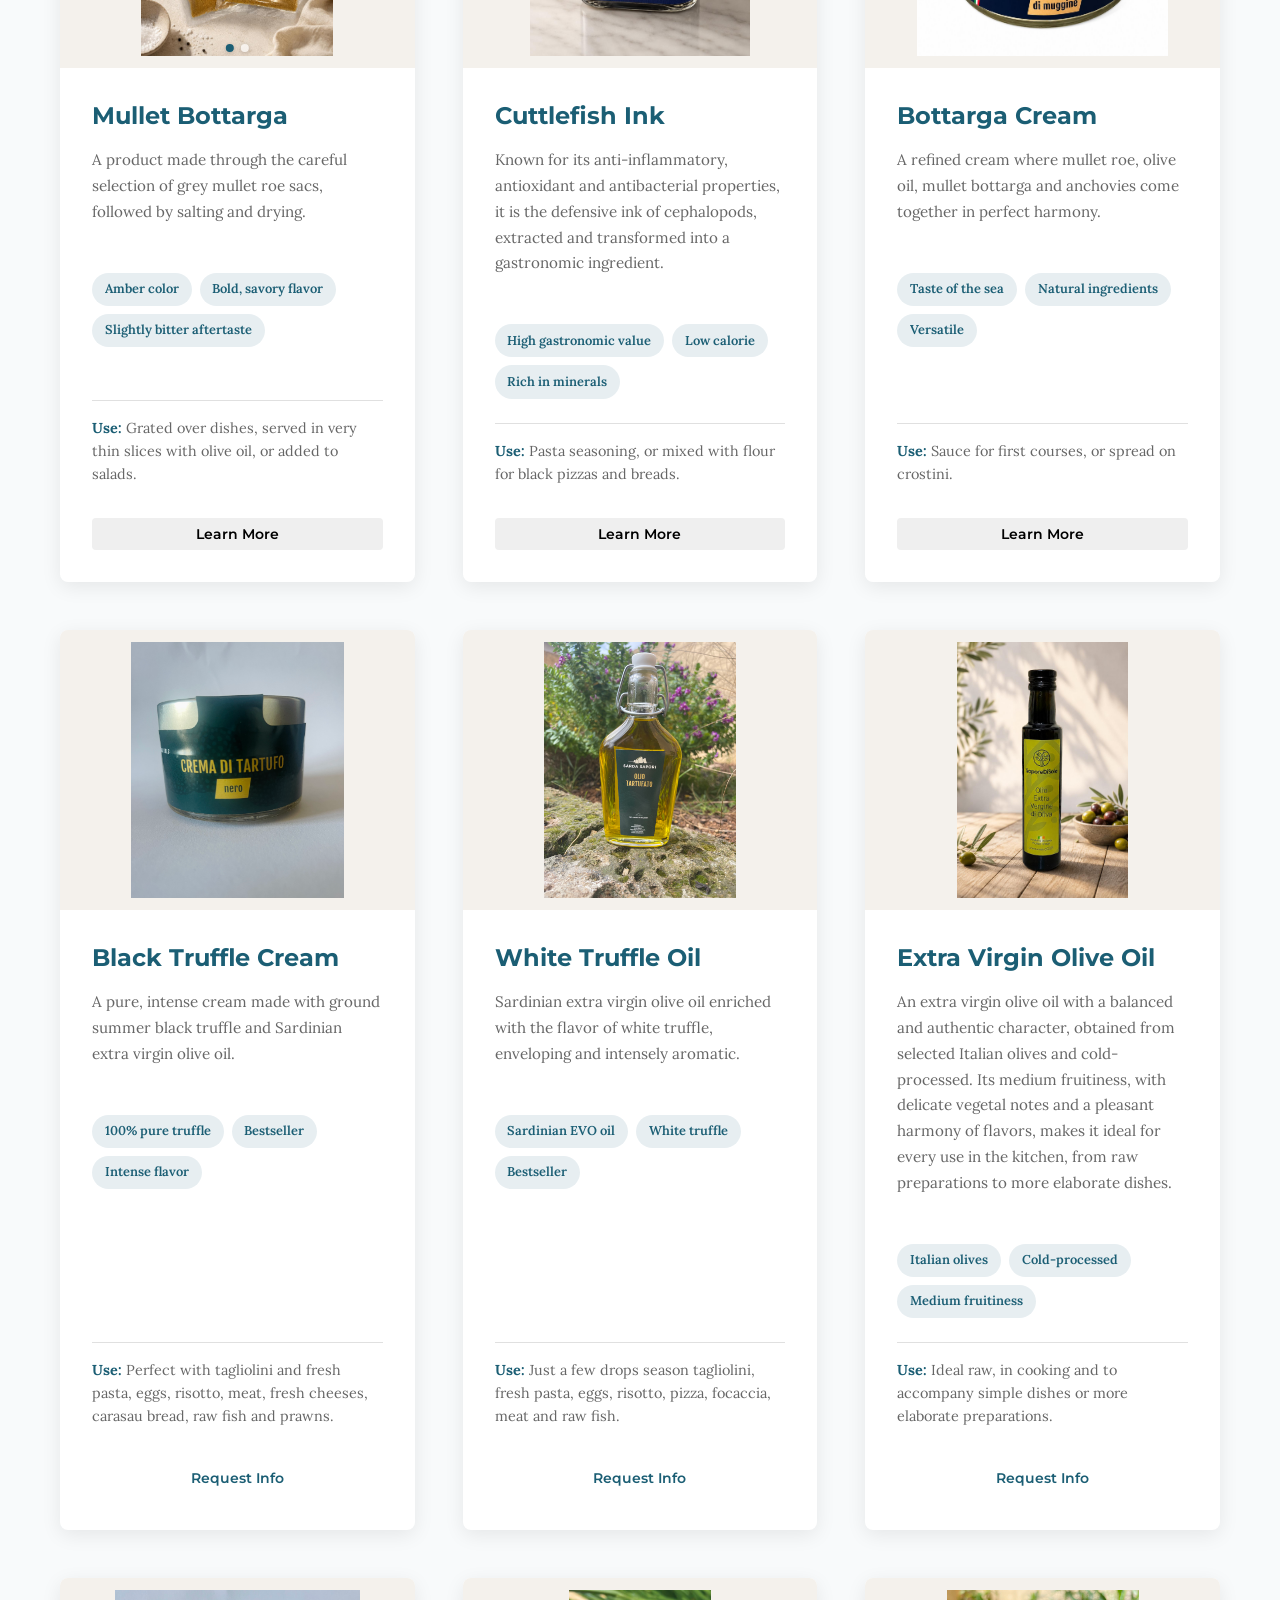
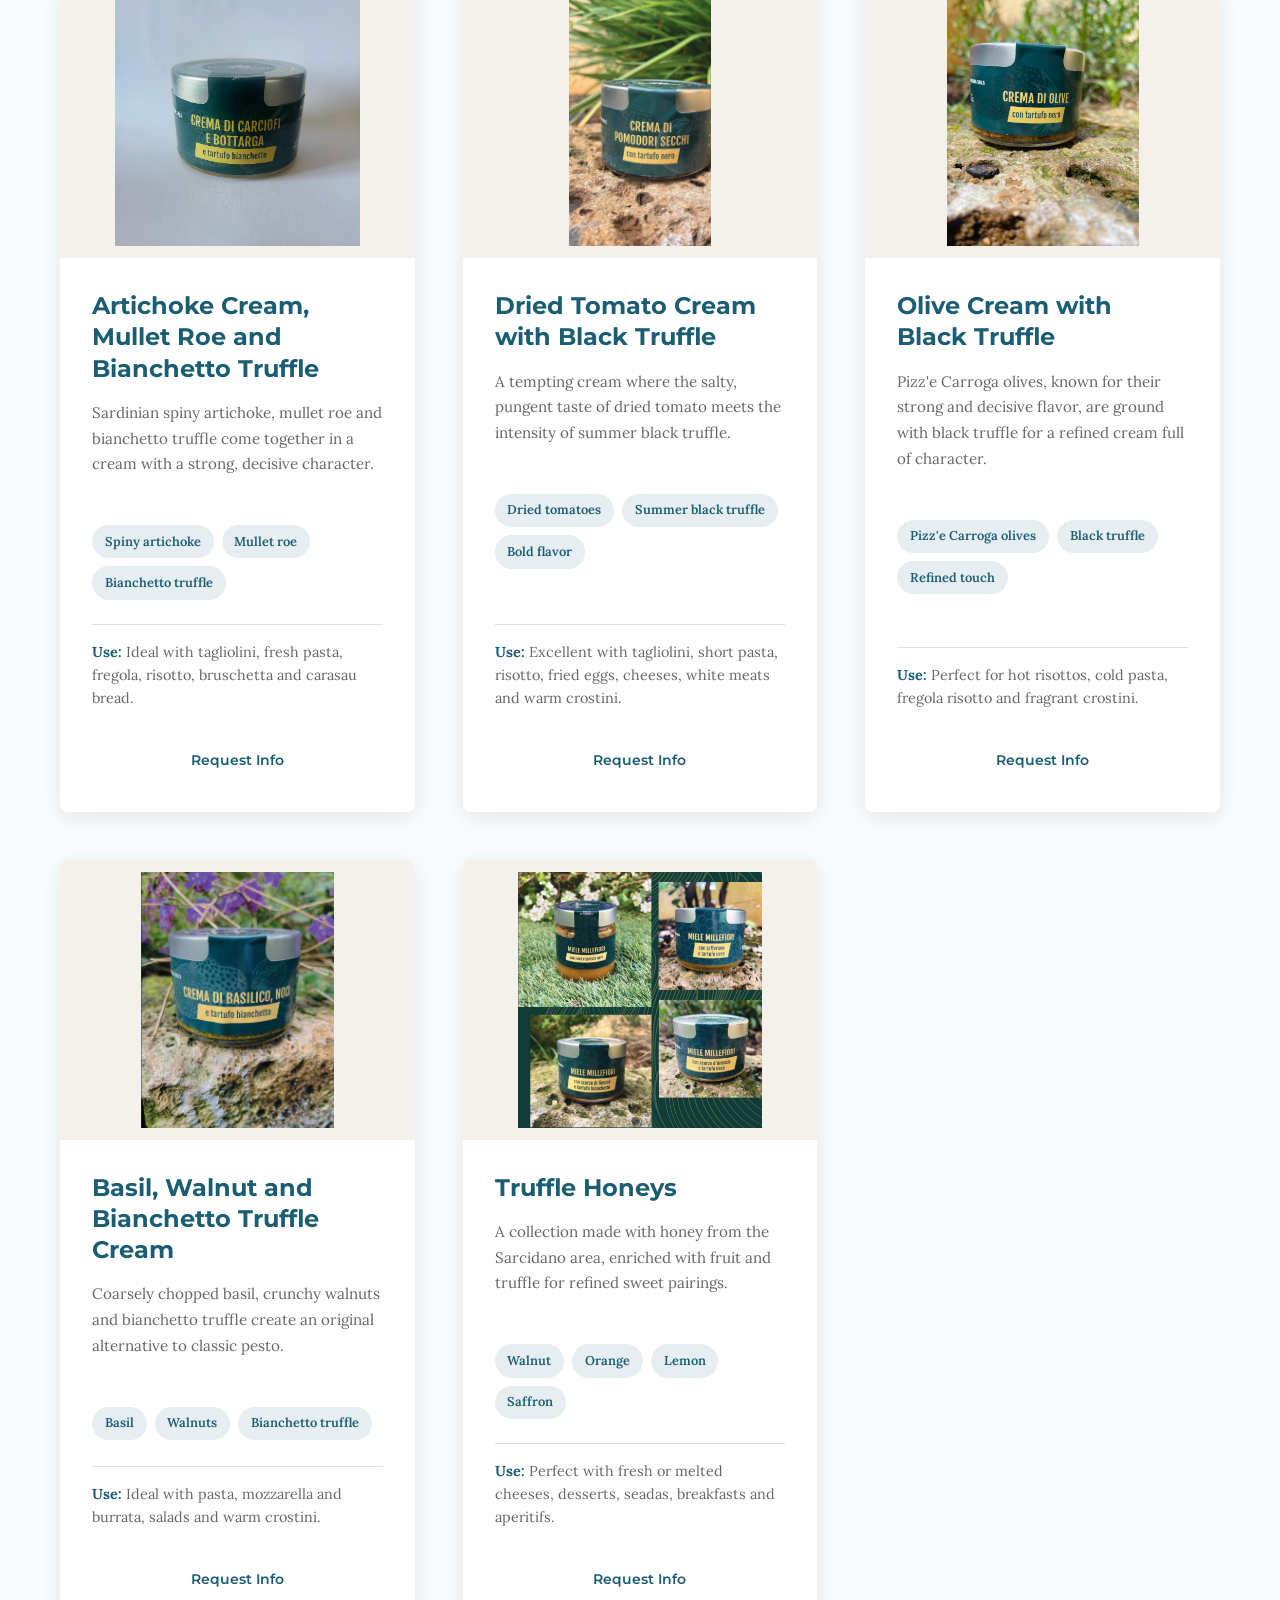
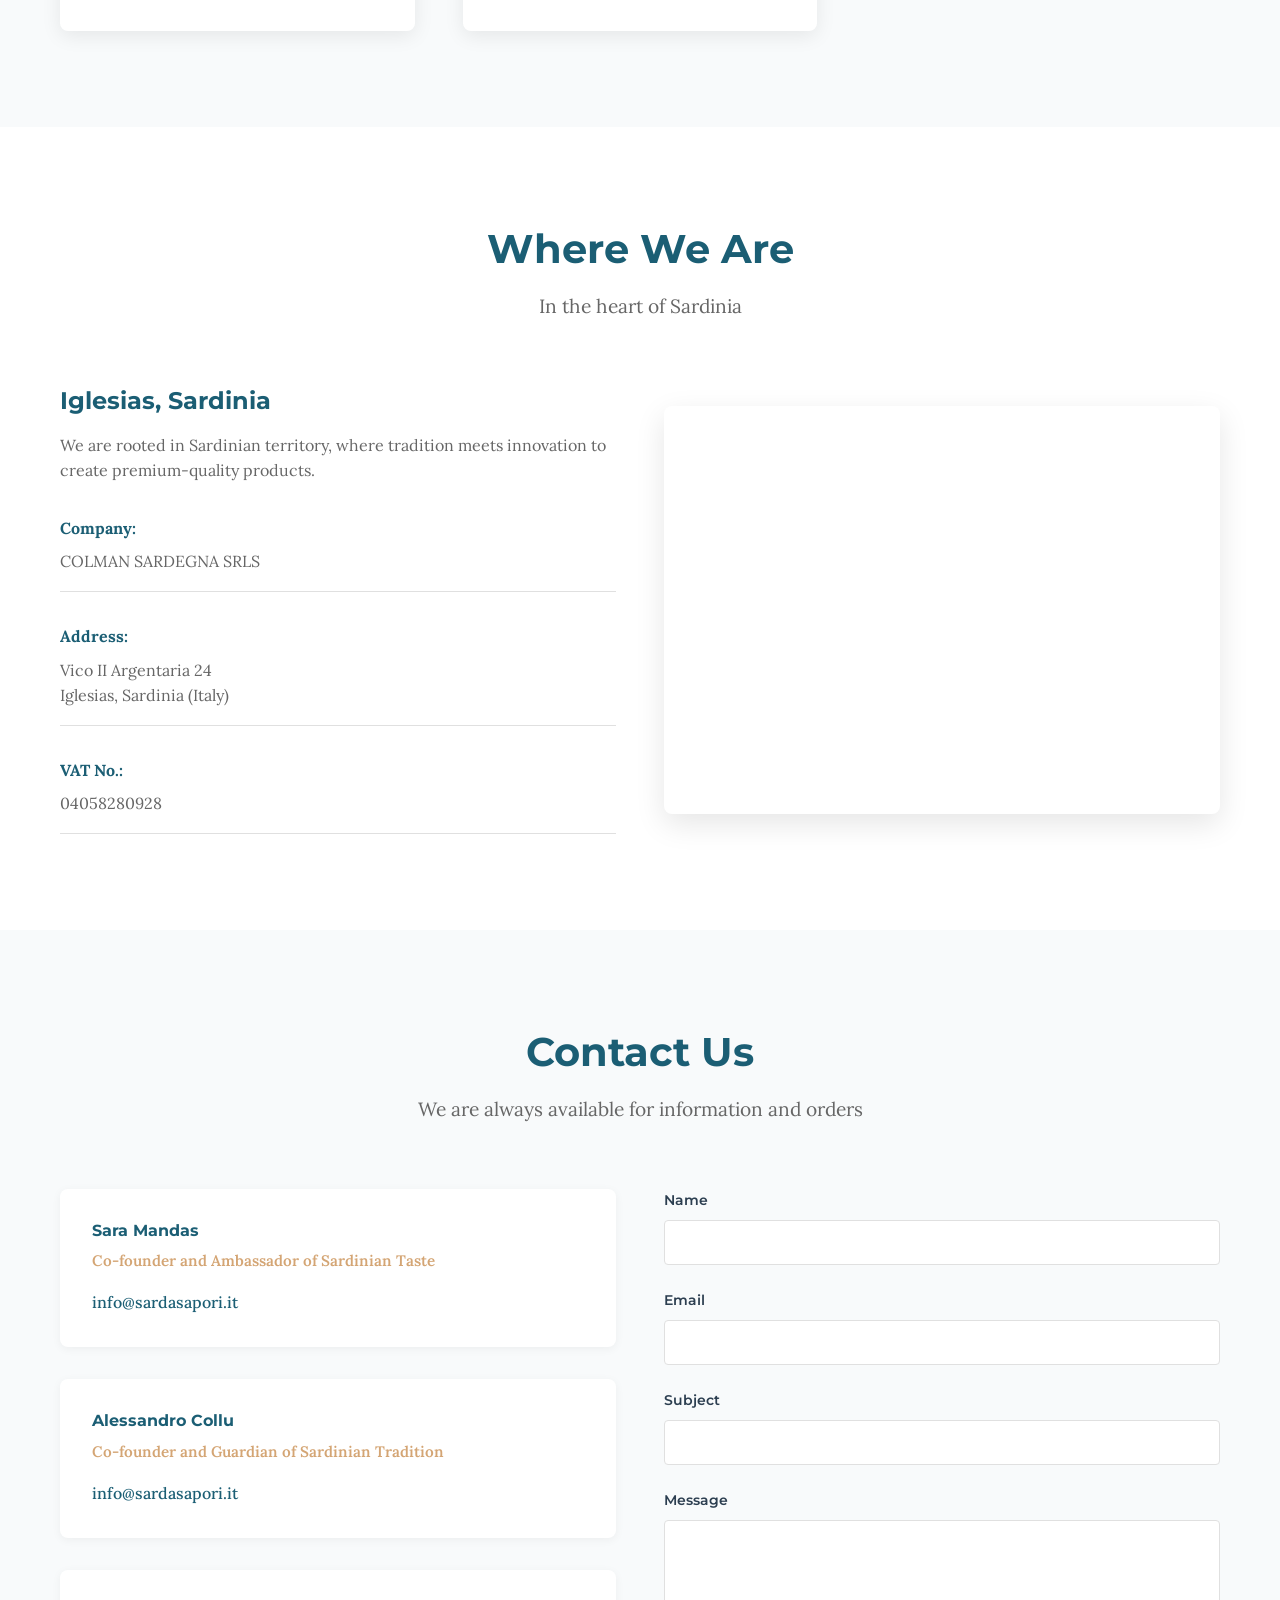
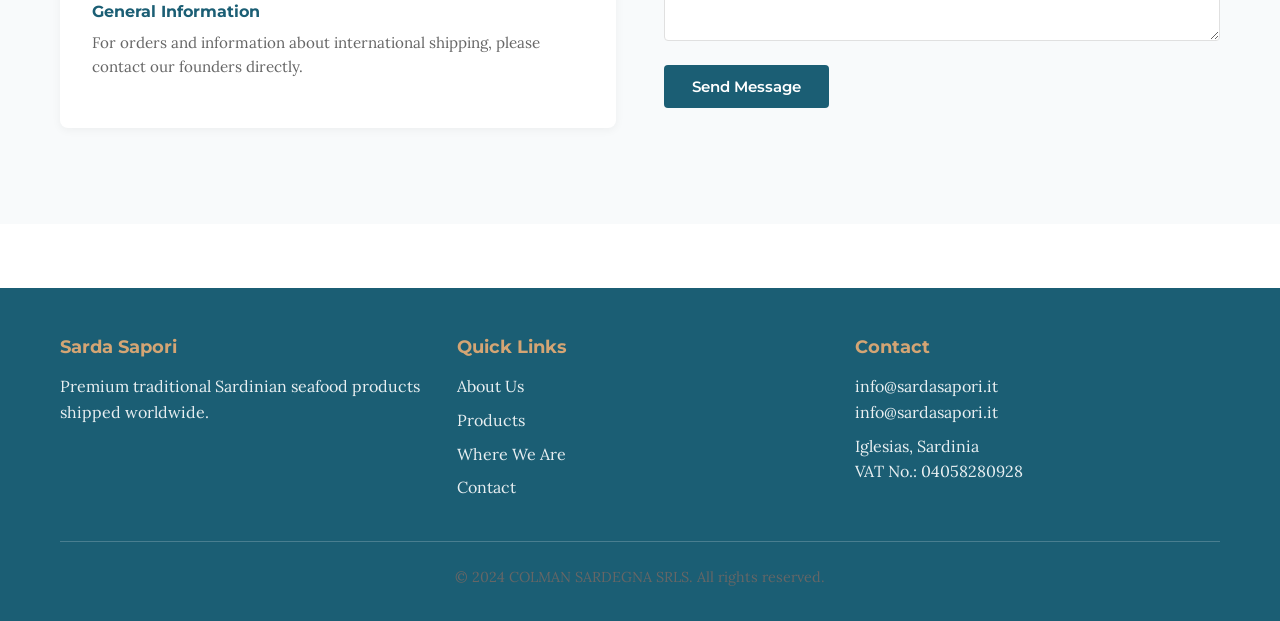
<file: en.html>
<!DOCTYPE html>
<html lang="en">
<head>
    <meta charset="UTF-8">
    <meta name="viewport" content="width=device-width, initial-scale=1.0">
    <title>Sarda Sapori | Premium Sardinian Seafood Products - Worldwide Export</title>
    <meta name="description" content="Sarda Sapori: Sardinian mullet bottarga, cuttlefish ink and extra virgin olive oil. Worldwide shipping. The experience of taste.">
    <meta name="keywords" content="Sardinian bottarga, cuttlefish ink, Sardinian olive oil, seafood export, typical Sardinian products">
    <meta property="og:title" content="Sarda Sapori | The experience of taste">
    <meta property="og:description" content="Premium traditional Sardinian seafood products shipped worldwide">
    <meta property="og:type" content="website">
    <meta property="og:url" content="https://www.sardasapori.it/en.html">
    <link rel="stylesheet" href="css/styles.css">
    <link rel="preconnect" href="https://fonts.googleapis.com">
    <link rel="preconnect" href="https://fonts.gstatic.com" crossorigin>
    <link href="https://fonts.googleapis.com/css2?family=Lora:wght@400;600;700&family=Montserrat:wght@400;600;700;800&display=swap" rel="stylesheet">
</head>
<body data-lang="en">
    <!-- Header/Navigation -->
    <header class="navbar">
        <div class="container">
            <div class="navbar-content">
                <a href="#home" class="logo" aria-label="Sarda Sapori home">
                    <img src="assets/logo-mark.png" alt="" class="logo-mark" aria-hidden="true">
                    <span class="logo-text">
                        <span class="logo-title">Sarda Sapori</span>
                        <span class="tagline">the experience of taste</span>
                    </span>
                </a>
                <nav class="nav-menu">
                    <ul>
                        <li class="home-language-item">
                            <a href="#home" class="nav-link">Home</a>
                            <div class="language-switcher" aria-label="Language selection">
                                <a href="index.html" class="language-link" lang="it" aria-label="Italiano" title="Italiano">🇮🇹</a>
                                <a href="en.html" class="language-link active" lang="en" aria-label="English" title="English">🇬🇧</a>
                            </div>
                        </li>
                        <li><a href="#chi-siamo" class="nav-link">About Us</a></li>
                        <li><a href="#prodotti" class="nav-link">Products</a></li>
                        <li><a href="#localizzazione" class="nav-link">Where We Are</a></li>
                        <li><a href="#contatti" class="nav-link">Contact</a></li>
                    </ul>
                </nav>
                <button class="menu-toggle" id="menuToggle">
                    <span></span>
                    <span></span>
                    <span></span>
                </button>
            </div>
        </div>
    </header>

    <!-- Hero Section -->
    <section id="home" class="hero">
        <div class="hero-content">
            <h2 class="hero-title">The Experience of Taste</h2>
            <p class="hero-subtitle">Authentic flavors from Sardinia shipped all over the world</p>
            <div class="hero-buttons">
                <a href="#prodotti" class="btn btn-primary">Discover Our Products</a>
                <a href="#contatti" class="btn btn-secondary">Contact Us</a>
            </div>
        </div>
        <div class="hero-visual">
            <div class="hero-image-placeholder">
                <img src="assets/hero.jpg" alt="Sarda Sapori products" class="hero-image">
            </div>
        </div>
    </section>

    <!-- Chi Siamo Section -->
    <section id="chi-siamo" class="chi-siamo">
        <div class="container">
            <div class="section-header">
                <h2>About Us</h2>
                <p class="section-subtitle">A passion for the authentic flavors of Sardinia</p>
            </div>

            <div class="team-grid">
                <div class="team-member">
                    <div class="member-image">
                        <img src="assets/sara.jpg" alt="Sara Mandas" class="member-photo">
                    </div>
                    <div class="member-info">
                        <h3>Sara Mandas</h3>
                        <p class="role">Co-founder and Business Development Manager</p>
                        <p class="description">Through marketing, communication and business development, she promotes the island's gastronomic excellence and supports its growth in Italy and abroad.</p>
                    </div>
                </div>

                <div class="team-member">
                    <div class="member-image">
                        <img src="assets/alessandro.jpg" alt="Alessandro Collu" class="member-photo">
                    </div>
                    <div class="member-info">
                        <h3>Alessandro Collu</h3>
                        <p class="role">Co-founder and Guardian of Sardinian Tradition</p>
                        <p class="description">With deep knowledge of the island's culture and traditions, he contributes to selecting products that express Sardinia's authenticity and its bond with the land.</p>
                    </div>
                </div>
            </div>

            <div class="about-text">
                <p>Sarda Sapori was created to export Sardinia's most authentic seafood products, respecting centuries-old traditions and using the best production technologies.</p>
                <p>Every product is a testament to quality, dedication and love for this wonderful island.</p>
            </div>
        </div>
    </section>

    <!-- Cosa Facciamo Section -->
    <section class="cosa-facciamo">
        <div class="container">
            <div class="section-header">
                <h2>What We Do</h2>
                <p class="section-subtitle">Selection, tradition and quality in every product</p>
            </div>

            <div class="services-grid">
                <div class="service-card">
                    <div class="service-icon">🌍</div>
                    <h3>Worldwide Export</h3>
                    <p>We ship our products worldwide, ensuring freshness and quality from Iglesias to every corner of the planet.</p>
                </div>

                <div class="service-card">
                    <div class="service-icon">✓</div>
                    <h3>Guaranteed Quality</h3>
                    <p>Every product is carefully selected and follows strict quality controls to ensure excellence.</p>
                </div>

                <div class="service-card">
                    <div class="service-icon">🏛</div>
                    <h3>Sardinian Tradition</h3>
                    <p>We preserve traditional methods and combine them with modern technologies for the best possible result.</p>
                </div>

                <div class="service-card">
                    <div class="service-icon">📦</div>
                    <h3>Professional Packaging</h3>
                    <p>Each product is carefully packaged to preserve its flavors throughout transport.</p>
                </div>
            </div>
        </div>
    </section>

    <!-- Prodotti Section -->
    <section id="prodotti" class="prodotti">
        <div class="container">
            <div class="section-header">
                <h2>Our Products</h2>
                <p class="section-subtitle">Authentic flavors from Sardinian tradition, from bottarga to truffle specialties</p>
            </div>

            <div class="products-grid">
                <!-- Bottarga di Muggine -->
                <div class="product-card">
                    <div class="product-image product-gallery" data-gallery>
                        <img src="assets/bottarga.jpg" alt="Mullet Bottarga" class="gallery-slide active" data-gallery-images="assets/bottarga.jpg|assets/bottarga_fratte.jpg" data-gallery-alts="Mullet Bottarga|Sliced Mullet Bottarga">
                        <button class="gallery-arrow gallery-arrow-prev" type="button" aria-label="Previous image">‹</button>
                        <button class="gallery-arrow gallery-arrow-next" type="button" aria-label="Next image">›</button>
                        <div class="gallery-dots" aria-hidden="true">
                            <span class="gallery-dot active"></span>
                            <span class="gallery-dot"></span>
                        </div>
                    </div>
                    <div class="product-content">
                        <h3>Mullet Bottarga</h3>
                        <p class="product-description">
                            A product made through the careful selection of grey mullet roe sacs, followed by salting and drying.
                        </p>
                        <div class="product-features">
                            <span class="feature">Amber color</span>
                            <span class="feature">Bold, savory flavor</span>
                            <span class="feature">Slightly bitter aftertaste</span>
                        </div>
                        <p class="product-usage">
                            <strong>Use:</strong> Grated over dishes, served in very thin slices with olive oil, or added to salads.
                        </p>
                        <button class="btn btn-small">Learn More</button>
                    </div>
                </div>

                <!-- Nero di Seppia -->
                <div class="product-card">
                    <div class="product-image">
                        <img src="assets/nero-seppia.jpg" alt="Cuttlefish Ink">
                    </div>
                    <div class="product-content">
                        <h3>Cuttlefish Ink</h3>
                        <p class="product-description">
                            Known for its anti-inflammatory, antioxidant and antibacterial properties, it is the defensive ink of cephalopods, extracted and transformed into a gastronomic ingredient.
                        </p>
                        <div class="product-features">
                            <span class="feature">High gastronomic value</span>
                            <span class="feature">Low calorie</span>
                            <span class="feature">Rich in minerals</span>
                        </div>
                        <p class="product-usage">
                            <strong>Use:</strong> Pasta seasoning, or mixed with flour for black pizzas and breads.
                        </p>
                        <button class="btn btn-small">Learn More</button>
                    </div>
                </div>

                <!-- Crema di Bottarga -->
                <div class="product-card">
                    <div class="product-image">
                        <img src="assets/crema-bottarga.jpg" alt="Bottarga Cream">
                    </div>
                    <div class="product-content">
                        <h3>Bottarga Cream</h3>
                        <p class="product-description">
                            A refined cream where mullet roe, olive oil, mullet bottarga and anchovies come together in perfect harmony.
                        </p>
                        <div class="product-features">
                            <span class="feature">Taste of the sea</span>
                            <span class="feature">Natural ingredients</span>
                            <span class="feature">Versatile</span>
                        </div>
                        <p class="product-usage">
                            <strong>Use:</strong> Sauce for first courses, or spread on crostini.
                        </p>
                        <button class="btn btn-small">Learn More</button>
                    </div>
                </div>

                <!-- Black Truffle Cream -->
                <div class="product-card">
                    <div class="product-image">
                        <img src="assets/truffle-black-cream.jpg" alt="Black Truffle Cream">
                    </div>
                    <div class="product-content">
                        <h3>Black Truffle Cream</h3>
                        <p class="product-description">
                            A pure, intense cream made with ground summer black truffle and Sardinian extra virgin olive oil.
                        </p>
                        <div class="product-features">
                            <span class="feature">100% pure truffle</span>
                            <span class="feature">Bestseller</span>
                            <span class="feature">Intense flavor</span>
                        </div>
                        <p class="product-usage">
                            <strong>Use:</strong> Perfect with tagliolini and fresh pasta, eggs, risotto, meat, fresh cheeses, carasau bread, raw fish and prawns.
                        </p>
                        <a href="#contatti" class="btn btn-small">Request Info</a>
                    </div>
                </div>

                <!-- White Truffle Oil -->
                <div class="product-card">
                    <div class="product-image">
                        <img src="assets/truffle-white-oil.jpg" alt="White Truffle Oil">
                    </div>
                    <div class="product-content">
                        <h3>White Truffle Oil</h3>
                        <p class="product-description">
                            Sardinian extra virgin olive oil enriched with the flavor of white truffle, enveloping and intensely aromatic.
                        </p>
                        <div class="product-features">
                            <span class="feature">Sardinian EVO oil</span>
                            <span class="feature">White truffle</span>
                            <span class="feature">Bestseller</span>
                        </div>
                        <p class="product-usage">
                            <strong>Use:</strong> Just a few drops season tagliolini, fresh pasta, eggs, risotto, pizza, focaccia, meat and raw fish.
                        </p>
                        <a href="#contatti" class="btn btn-small">Request Info</a>
                    </div>
                </div>

                <!-- Extra Virgin Olive Oil -->
                <div class="product-card">
                    <div class="product-image">
                        <img src="assets/olio_extravergine.jpeg" alt="Extra Virgin Olive Oil">
                    </div>
                    <div class="product-content">
                        <h3>Extra Virgin Olive Oil</h3>
                        <p class="product-description">
                            An extra virgin olive oil with a balanced and authentic character, obtained from selected Italian olives and cold-processed. Its medium fruitiness, with delicate vegetal notes and a pleasant harmony of flavors, makes it ideal for every use in the kitchen, from raw preparations to more elaborate dishes.
                        </p>
                        <div class="product-features">
                            <span class="feature">Italian olives</span>
                            <span class="feature">Cold-processed</span>
                            <span class="feature">Medium fruitiness</span>
                        </div>
                        <p class="product-usage">
                            <strong>Use:</strong> Ideal raw, in cooking and to accompany simple dishes or more elaborate preparations.
                        </p>
                        <a href="#contatti" class="btn btn-small">Request Info</a>
                    </div>
                </div>

                <!-- Artichoke Cream, Mullet Roe and Bianchetto Truffle -->
                <div class="product-card">
                    <div class="product-image">
                        <img src="assets/truffle-artichoke-bottarga.jpg" alt="Artichoke Cream, Mullet Roe and Bianchetto Truffle">
                    </div>
                    <div class="product-content">
                        <h3>Artichoke Cream, Mullet Roe and Bianchetto Truffle</h3>
                        <p class="product-description">
                            Sardinian spiny artichoke, mullet roe and bianchetto truffle come together in a cream with a strong, decisive character.
                        </p>
                        <div class="product-features">
                            <span class="feature">Spiny artichoke</span>
                            <span class="feature">Mullet roe</span>
                            <span class="feature">Bianchetto truffle</span>
                        </div>
                        <p class="product-usage">
                            <strong>Use:</strong> Ideal with tagliolini, fresh pasta, fregola, risotto, bruschetta and carasau bread.
                        </p>
                        <a href="#contatti" class="btn btn-small">Request Info</a>
                    </div>
                </div>

                <!-- Dried Tomato Cream with Black Truffle -->
                <div class="product-card">
                    <div class="product-image">
                        <img src="assets/truffle-dried-tomato.jpg" alt="Dried Tomato Cream with Black Truffle">
                    </div>
                    <div class="product-content">
                        <h3>Dried Tomato Cream with Black Truffle</h3>
                        <p class="product-description">
                            A tempting cream where the salty, pungent taste of dried tomato meets the intensity of summer black truffle.
                        </p>
                        <div class="product-features">
                            <span class="feature">Dried tomatoes</span>
                            <span class="feature">Summer black truffle</span>
                            <span class="feature">Bold flavor</span>
                        </div>
                        <p class="product-usage">
                            <strong>Use:</strong> Excellent with tagliolini, short pasta, risotto, fried eggs, cheeses, white meats and warm crostini.
                        </p>
                        <a href="#contatti" class="btn btn-small">Request Info</a>
                    </div>
                </div>

                <!-- Olive Cream with Black Truffle -->
                <div class="product-card">
                    <div class="product-image">
                        <img src="assets/truffle-olive-cream.jpg" alt="Olive Cream with Black Truffle">
                    </div>
                    <div class="product-content">
                        <h3>Olive Cream with Black Truffle</h3>
                        <p class="product-description">
                            Pizz'e Carroga olives, known for their strong and decisive flavor, are ground with black truffle for a refined cream full of character.
                        </p>
                        <div class="product-features">
                            <span class="feature">Pizz'e Carroga olives</span>
                            <span class="feature">Black truffle</span>
                            <span class="feature">Refined touch</span>
                        </div>
                        <p class="product-usage">
                            <strong>Use:</strong> Perfect for hot risottos, cold pasta, fregola risotto and fragrant crostini.
                        </p>
                        <a href="#contatti" class="btn btn-small">Request Info</a>
                    </div>
                </div>

                <!-- Basil, Walnut and Bianchetto Truffle Cream -->
                <div class="product-card">
                    <div class="product-image">
                        <img src="assets/truffle-basil-walnut.jpg" alt="Basil, Walnut and Bianchetto Truffle Cream">
                    </div>
                    <div class="product-content">
                        <h3>Basil, Walnut and Bianchetto Truffle Cream</h3>
                        <p class="product-description">
                            Coarsely chopped basil, crunchy walnuts and bianchetto truffle create an original alternative to classic pesto.
                        </p>
                        <div class="product-features">
                            <span class="feature">Basil</span>
                            <span class="feature">Walnuts</span>
                            <span class="feature">Bianchetto truffle</span>
                        </div>
                        <p class="product-usage">
                            <strong>Use:</strong> Ideal with pasta, mozzarella and burrata, salads and warm crostini.
                        </p>
                        <a href="#contatti" class="btn btn-small">Request Info</a>
                    </div>
                </div>

                <!-- Truffle Honeys -->
                <div class="product-card">
                    <div class="product-image">
                        <img src="assets/truffle-honeys.jpg" alt="Truffle Honeys">
                    </div>
                    <div class="product-content">
                        <h3>Truffle Honeys</h3>
                        <p class="product-description">
                            A collection made with honey from the Sarcidano area, enriched with fruit and truffle for refined sweet pairings.
                        </p>
                        <div class="product-features">
                            <span class="feature">Walnut</span>
                            <span class="feature">Orange</span>
                            <span class="feature">Lemon</span>
                            <span class="feature">Saffron</span>
                        </div>
                        <p class="product-usage">
                            <strong>Use:</strong> Perfect with fresh or melted cheeses, desserts, seadas, breakfasts and aperitifs.
                        </p>
                        <a href="#contatti" class="btn btn-small">Request Info</a>
                    </div>
                </div>
            </div>
        </div>
    </section>

    <!-- Localizzazione Section -->
    <section id="localizzazione" class="localizzazione">
        <div class="container">
            <div class="section-header">
                <h2>Where We Are</h2>
                <p class="section-subtitle">In the heart of Sardinia</p>
            </div>

            <div class="location-content">
                <div class="location-info">
                    <h3>Iglesias, Sardinia</h3>
                    <p>We are rooted in Sardinian territory, where tradition meets innovation to create premium-quality products.</p>
                    
                    <div class="location-details">
                        <div class="detail-item">
                            <strong>Company:</strong>
                            <p>COLMAN SARDEGNA SRLS</p>
                        </div>
                        <div class="detail-item">
                            <strong>Address:</strong>
                            <p>Vico II Argentaria 24<br>Iglesias, Sardinia (Italy)</p>
                        </div>
                        <div class="detail-item">
                            <strong>VAT No.:</strong>
                            <p>04058280928</p>
                        </div>
                    </div>
                </div>

                <div class="location-map">
                    <iframe src="https://www.google.com/maps/embed?pb=!1m18!1m12!1m3!1d2852.1234567890!2d8.5!3d39.55!2m3!1f0!2f0!3f0!3m2!1i1024!2i768!4f13.1!3m3!1m2!1s0x12e7b1234567890%3A0x1234567890abcdef!2sVico%20II%20Argentaria%2024%2C%20Iglesias!5e0!3m2!1sit!2sit!4v1234567890" width="100%" height="400" style="border:0;" allowfullscreen="" loading="lazy" referrerpolicy="no-referrer-when-downgrade"></iframe>
                </div>
            </div>
        </div>
    </section>

    <!-- Contatti Section -->
    <section id="contatti" class="contatti">
        <div class="container">
            <div class="section-header">
                <h2>Contact Us</h2>
                <p class="section-subtitle">We are always available for information and orders</p>
            </div>

            <div class="contact-grid">
                <div class="contact-info">
                    <div class="contact-item">
                        <h4>Sara Mandas</h4>
                        <p class="contact-role">Co-founder and Ambassador of Sardinian Taste</p>
                        <a href="mailto:sara@sardasapori.it" class="contact-link">info@sardasapori.it</a>
                    </div>

                    <div class="contact-item">
                        <h4>Alessandro Collu</h4>
                        <p class="contact-role">Co-founder and Guardian of Sardinian Tradition</p>
                        <a href="mailto:info@sardasapori.it" class="contact-link">info@sardasapori.it</a>
                    </div>

                    <div class="contact-item">
                        <h4>General Information</h4>
                        <p>For orders and information about international shipping, please contact our founders directly.</p>
                    </div>
                </div>

                <div class="contact-form">
                    <form id="contactForm" class="form" action="https://formspree.io/f/xojzkzyo" method="POST">
                        <input type="hidden" name="_subject" value="New message from Sarda Sapori">
                        <div class="form-group">
                            <label for="name">Name</label>
                            <input type="text" id="name" name="name" required>
                        </div>

                        <div class="form-group">
                            <label for="email">Email</label>
                            <input type="email" id="email" name="email" required>
                        </div>

                        <div class="form-group">
                            <label for="subject">Subject</label>
                            <input type="text" id="subject" name="subject" required>
                        </div>

                        <div class="form-group">
                            <label for="message">Message</label>
                            <textarea id="message" name="message" rows="5" required></textarea>
                        </div>

                        <button type="submit" class="btn btn-primary">Send Message</button>
                    </form>
                </div>
            </div>
        </div>
    </section>

    <!-- Footer -->
    <footer class="footer">
        <div class="container">
            <div class="footer-content">
                <div class="footer-section">
                    <h4>Sarda Sapori</h4>
                    <p>Premium traditional Sardinian seafood products shipped worldwide.</p>
                </div>

                <div class="footer-section">
                    <h4>Quick Links</h4>
                    <ul>
                        <li><a href="#chi-siamo">About Us</a></li>
                        <li><a href="#prodotti">Products</a></li>
                        <li><a href="#localizzazione">Where We Are</a></li>
                        <li><a href="#contatti">Contact</a></li>
                    </ul>
                </div>

                <div class="footer-section">
                    <h4>Contact</h4>
                    <p>info@sardasapori.it<br>info@sardasapori.it</p>
                    <p>Iglesias, Sardinia<br>VAT No.: 04058280928</p>
                </div>
            </div>

            <div class="footer-bottom">
                <p>&copy; 2024 COLMAN SARDEGNA SRLS. All rights reserved.</p>
            </div>
        </div>
    </footer>

    <script src="js/main.js?v=20260623-gallery"></script>
</body>
</html>
</file>
<file: css/styles.css>
/* ============================================
   RESET E VARIABLES
   ============================================ */
* {
    margin: 0;
    padding: 0;
    box-sizing: border-box;
}

:root {
    --primary-color: #1b5e74;
    --primary-light: #2a7a94;
    --primary-dark: #134556;
    --accent-color: #d4a574;
    --accent-dark: #c49460;
    --text-dark: #2c3e50;
    --text-light: #666;
    --bg-light: #f8fafb;
    --bg-white: #ffffff;
    --border-color: #e0e0e0;
    --transition: all 0.3s ease;
}

html {
    scroll-behavior: smooth;
}

body {
    font-family: 'Lora', serif;
    color: var(--text-dark);
    line-height: 1.6;
    background-color: var(--bg-white);
}

.container {
    max-width: 1200px;
    margin: 0 auto;
    padding: 0 20px;
}

/* ============================================
   TYPOGRAPHY
   ============================================ */
h1, h2, h3, h4, h5, h6 {
    font-family: 'Montserrat', sans-serif;
    font-weight: 700;
    line-height: 1.3;
}

h2 {
    font-size: 2.5rem;
    color: var(--primary-color);
    margin-bottom: 1rem;
}

h3 {
    font-size: 1.5rem;
    color: var(--primary-color);
}

p {
    color: var(--text-light);
    margin-bottom: 1rem;
}

a {
    text-decoration: none;
    color: var(--primary-color);
    transition: var(--transition);
}

a:hover {
    color: var(--accent-color);
}

/* ============================================
   BUTTONS
   ============================================ */
.btn {
    display: inline-block;
    padding: 12px 28px;
    border: none;
    border-radius: 4px;
    font-family: 'Montserrat', sans-serif;
    font-weight: 600;
    font-size: 0.95rem;
    cursor: pointer;
    transition: var(--transition);
    text-align: center;
    text-decoration: none;
}

.btn-primary {
    background-color: var(--primary-color);
    color: white;
}

.btn-primary:hover {
    background-color: var(--primary-dark);
    transform: translateY(-2px);
    box-shadow: 0 8px 20px rgba(27, 94, 116, 0.25);
}

.btn-secondary {
    background-color: transparent;
    color: var(--primary-color);
    border: 2px solid var(--primary-color);
}

.btn-secondary:hover {
    background-color: var(--primary-color);
    color: white;
}

.btn-small {
    padding: 8px 16px;
    font-size: 0.85rem;
    margin-top: 1rem;
}

/* ============================================
   NAVBAR
   ============================================ */
.navbar {
    background-color: var(--bg-white);
    box-shadow: 0 2px 10px rgba(0, 0, 0, 0.08);
    position: sticky;
    top: 0;
    z-index: 1000;
}

.navbar-content {
    display: flex;
    justify-content: space-between;
    align-items: center;
    padding: 1rem 0;
}

.logo {
    display: flex;
    align-items: center;
    gap: 0.75rem;
    color: var(--primary-color);
}

.logo:hover {
    color: var(--primary-color);
}

.logo-mark {
    width: 64px;
    height: 48px;
    object-fit: contain;
    flex: 0 0 auto;
}

.logo-text {
    display: flex;
    flex-direction: column;
    line-height: 1.1;
}

.logo-title {
    font-family: 'Montserrat', sans-serif;
    font-size: 1.8rem;
    font-weight: 700;
    color: var(--primary-color);
    margin: 0;
}

.tagline {
    font-family: 'Lora', serif;
    font-size: 0.75rem;
    color: var(--accent-color);
    font-style: italic;
    margin: 0;
    letter-spacing: 2px;
}

.nav-menu ul {
    display: flex;
    list-style: none;
    gap: 2rem;
}

.home-language-item {
    display: flex;
    align-items: center;
    gap: 0.75rem;
}

.language-switcher {
    display: flex;
    align-items: center;
    gap: 0.35rem;
}

.language-link {
    display: inline-flex;
    align-items: center;
    justify-content: center;
    width: 30px;
    height: 30px;
    border: 1px solid transparent;
    border-radius: 50%;
    font-size: 1.05rem;
    line-height: 1;
    background-color: transparent;
}

.language-link:hover,
.language-link.active {
    border-color: var(--accent-color);
    background-color: rgba(212, 165, 116, 0.12);
    transform: translateY(-1px);
}

.nav-link {
    font-family: 'Montserrat', sans-serif;
    color: var(--text-dark);
    font-weight: 500;
    font-size: 0.95rem;
    position: relative;
}

.nav-link::after {
    content: '';
    position: absolute;
    bottom: -5px;
    left: 0;
    width: 0;
    height: 2px;
    background-color: var(--accent-color);
    transition: var(--transition);
}

.nav-link:hover::after {
    width: 100%;
}

.menu-toggle {
    display: none;
    flex-direction: column;
    background: none;
    border: none;
    cursor: pointer;
    gap: 5px;
}

.menu-toggle span {
    width: 25px;
    height: 3px;
    background-color: var(--primary-color);
    transition: var(--transition);
}

/* ============================================
   HERO SECTION
   ============================================ */
.hero {
    display: grid;
    grid-template-columns: 1fr 1fr;
    align-items: center;
    gap: 4rem;
    padding: 6rem 0;
    background: linear-gradient(135deg, rgba(27, 94, 116, 0.05) 0%, rgba(212, 165, 116, 0.05) 100%);
}

.hero-content {
    animation: slideInLeft 0.8s ease-out;
}

.hero-title {
    font-size: 3.5rem;
    line-height: 1.2;
    margin-bottom: 1.5rem;
    color: var(--primary-color);
}

.hero-subtitle {
    font-size: 1.3rem;
    color: var(--text-light);
    margin-bottom: 2rem;
    line-height: 1.6;
}

.hero-buttons {
    display: flex;
    gap: 1rem;
    margin-top: 2rem;
}

.hero-visual {
    animation: slideInRight 0.8s ease-out;
}

.hero-image {
    width: 100%;
    height: 500px;
    object-fit: cover;
    border-radius: 8px;
    box-shadow: 0 15px 40px rgba(0, 0, 0, 0.15);
}

/* ============================================
   CHI SIAMO SECTION
   ============================================ */
.section-header {
    text-align: center;
    margin-bottom: 4rem;
}

.section-subtitle {
    font-size: 1.2rem;
    color: var(--text-light);
    margin-top: 1rem;
}

.chi-siamo {
    padding: 6rem 0;
    background-color: var(--bg-light);
}

.team-grid {
    display: grid;
    grid-template-columns: 1fr 1fr;
    gap: 3rem;
    margin-bottom: 4rem;
}

.team-member {
    background-color: var(--bg-white);
    border-radius: 8px;
    overflow: hidden;
    box-shadow: 0 5px 20px rgba(0, 0, 0, 0.08);
    transition: var(--transition);
}

.team-member:hover {
    transform: translateY(-10px);
    box-shadow: 0 15px 40px rgba(0, 0, 0, 0.15);
}

.member-image {
    width: 100%;
    height: 350px;
    background-color: #ddd;
    overflow: hidden;
}

.member-photo {
    width: 100%;
    height: 100%;
    object-fit: cover;
}

.member-info {
    padding: 2rem;
}

.member-info h3 {
    margin-bottom: 0.5rem;
}

.role {
    color: var(--accent-color);
    font-weight: 600;
    margin-bottom: 1rem;
}

.description {
    line-height: 1.7;
}

.about-text {
    text-align: center;
    max-width: 800px;
    margin: 3rem auto 0;
    padding: 2rem;
    background-color: var(--bg-white);
    border-left: 4px solid var(--accent-color);
    border-radius: 4px;
}

.about-text p {
    font-size: 1.1rem;
    line-height: 1.8;
}

/* ============================================
   COSA FACCIAMO SECTION
   ============================================ */
.cosa-facciamo {
    padding: 6rem 0;
}

.services-grid {
    display: grid;
    grid-template-columns: repeat(auto-fit, minmax(250px, 1fr));
    gap: 2rem;
}

.service-card {
    text-align: center;
    padding: 2.5rem;
    background-color: var(--bg-light);
    border-radius: 8px;
    transition: var(--transition);
    border-top: 4px solid var(--accent-color);
}

.service-card:hover {
    transform: translateY(-8px);
    background-color: var(--bg-white);
    box-shadow: 0 10px 30px rgba(0, 0, 0, 0.1);
}

.service-icon {
    font-size: 3rem;
    margin-bottom: 1rem;
}

.service-card h3 {
    margin-bottom: 1rem;
}

.service-card p {
    font-size: 0.95rem;
}

/* ============================================
   PRODOTTI SECTION
   ============================================ */
.prodotti {
    padding: 6rem 0;
    background-color: var(--bg-light);
}

.products-grid {
    display: grid;
    grid-template-columns: repeat(auto-fit, minmax(320px, 1fr));
    gap: 3rem;
}

.product-card {
    background-color: var(--bg-white);
    border-radius: 8px;
    overflow: hidden;
    box-shadow: 0 5px 20px rgba(0, 0, 0, 0.08);
    transition: var(--transition);
    display: flex;
    flex-direction: column;
}

.product-card:hover {
    transform: translateY(-8px);
    box-shadow: 0 15px 40px rgba(0, 0, 0, 0.15);
}

.product-image {
    width: 100%;
    height: 280px;
    background-color: #f4f1ec;
    overflow: hidden;
    padding: 0.75rem;
}

.product-image img {
    width: 100%;
    height: 100%;
    object-fit: contain;
    transition: var(--transition);
}

.product-gallery {
    position: relative;
}

.product-gallery .gallery-slide {
    position: absolute;
    inset: 0.75rem;
    width: calc(100% - 1.5rem);
    height: calc(100% - 1.5rem);
    opacity: 0;
    pointer-events: none;
}

.product-gallery .gallery-slide.active {
    opacity: 1;
    pointer-events: auto;
}

.gallery-arrow {
    position: absolute;
    top: 50%;
    width: 40px;
    height: 40px;
    border: 0;
    border-radius: 50%;
    background-color: rgba(255, 255, 255, 0.9);
    color: var(--primary-color);
    cursor: pointer;
    display: flex;
    align-items: center;
    justify-content: center;
    font-size: 2rem;
    line-height: 1;
    transform: translateY(-50%);
    box-shadow: 0 4px 14px rgba(0, 0, 0, 0.18);
    transition: var(--transition);
    z-index: 2;
}

.gallery-arrow:hover,
.gallery-arrow:focus-visible {
    background-color: var(--primary-color);
    color: var(--white);
}

.gallery-arrow-prev {
    left: 1rem;
}

.gallery-arrow-next {
    right: 1rem;
}

.gallery-dots {
    position: absolute;
    left: 50%;
    bottom: 1rem;
    display: flex;
    gap: 0.4rem;
    transform: translateX(-50%);
    z-index: 2;
}

.gallery-dot {
    width: 8px;
    height: 8px;
    border-radius: 50%;
    background-color: rgba(255, 255, 255, 0.65);
    box-shadow: 0 1px 4px rgba(0, 0, 0, 0.2);
}

.gallery-dot.active {
    background-color: var(--primary-color);
}

.product-card:hover .product-image img {
    opacity: 0.96;
}

.product-card:hover .product-gallery .gallery-slide:not(.active) {
    opacity: 0;
}

.product-content {
    padding: 2rem;
    flex-grow: 1;
    display: flex;
    flex-direction: column;
}

.product-content h3 {
    margin-bottom: 1rem;
    color: var(--primary-color);
}

.product-description {
    font-size: 0.95rem;
    margin-bottom: 1.5rem;
    color: var(--text-light);
    line-height: 1.7;
}

.product-features {
    display: flex;
    flex-wrap: wrap;
    gap: 0.5rem;
    margin: 1.5rem 0;
}

.feature {
    display: inline-block;
    padding: 0.4rem 0.8rem;
    background-color: rgba(27, 94, 116, 0.1);
    color: var(--primary-color);
    border-radius: 20px;
    font-size: 0.8rem;
    font-weight: 600;
}

.product-usage {
    font-size: 0.9rem;
    margin-top: auto;
    padding-top: 1rem;
    border-top: 1px solid var(--border-color);
}

.product-usage strong {
    color: var(--primary-color);
}

/* ============================================
   LOCALIZZAZIONE SECTION
   ============================================ */
.localizzazione {
    padding: 6rem 0;
}

.location-content {
    display: grid;
    grid-template-columns: 1fr 1fr;
    gap: 3rem;
    align-items: center;
}

.location-info h3 {
    margin-bottom: 1rem;
}

.location-info > p {
    margin-bottom: 2rem;
}

.location-details {
    display: flex;
    flex-direction: column;
    gap: 2rem;
    margin-top: 2rem;
}

.detail-item {
    padding-bottom: 1rem;
    border-bottom: 1px solid var(--border-color);
}

.detail-item strong {
    color: var(--primary-color);
    display: block;
    margin-bottom: 0.5rem;
}

.detail-item p {
    margin: 0;
    color: var(--text-light);
    line-height: 1.6;
}

.location-map {
    border-radius: 8px;
    overflow: hidden;
    box-shadow: 0 10px 30px rgba(0, 0, 0, 0.1);
}

.location-map iframe {
    border: none;
}

/* ============================================
   CONTATTI SECTION
   ============================================ */
.contatti {
    padding: 6rem 0;
    background-color: var(--bg-light);
}

.contact-grid {
    display: grid;
    grid-template-columns: 1fr 1fr;
    gap: 3rem;
}

.contact-info {
    display: flex;
    flex-direction: column;
    gap: 2rem;
}

.contact-item {
    background-color: var(--bg-white);
    padding: 2rem;
    border-radius: 8px;
    box-shadow: 0 2px 10px rgba(0, 0, 0, 0.05);
}

.contact-item h4 {
    color: var(--primary-color);
    margin-bottom: 0.5rem;
}

.contact-role {
    color: var(--accent-color);
    font-size: 0.85rem;
    font-weight: 600;
    margin-bottom: 0.5rem;
}

.contact-link {
    color: var(--primary-color);
    font-weight: 500;
    display: inline-block;
    margin-top: 0.5rem;
}

.contact-link:hover {
    color: var(--accent-color);
}

.contact-item p {
    font-size: 0.95rem;
}

/* ============================================
   FORM
   ============================================ */
.form {
    display: flex;
    flex-direction: column;
    gap: 1.5rem;
}

.form-group {
    display: flex;
    flex-direction: column;
}

.form-group label {
    font-family: 'Montserrat', sans-serif;
    font-weight: 600;
    color: var(--text-dark);
    margin-bottom: 0.5rem;
    font-size: 0.9rem;
}

.form-group input,
.form-group textarea {
    padding: 0.75rem 1rem;
    border: 1px solid var(--border-color);
    border-radius: 4px;
    font-family: 'Lora', serif;
    font-size: 0.95rem;
    color: var(--text-dark);
    transition: var(--transition);
}

.form-group input:focus,
.form-group textarea:focus {
    outline: none;
    border-color: var(--primary-color);
    box-shadow: 0 0 0 3px rgba(27, 94, 116, 0.1);
}

.form-group textarea {
    resize: vertical;
    font-family: 'Lora', serif;
}

.form button {
    align-self: flex-start;
}

/* ============================================
   FOOTER
   ============================================ */
.footer {
    background-color: var(--primary-color);
    color: white;
    padding: 3rem 0 1rem;
    margin-top: 4rem;
}

.footer-content {
    display: grid;
    grid-template-columns: repeat(auto-fit, minmax(250px, 1fr));
    gap: 2rem;
    margin-bottom: 2rem;
}

.footer-section h4 {
    color: var(--accent-color);
    margin-bottom: 1rem;
    font-size: 1.1rem;
}

.footer-section p {
    color: rgba(255, 255, 255, 0.9);
    margin-bottom: 0.5rem;
}

.footer-section ul {
    list-style: none;
}

.footer-section ul li {
    margin-bottom: 0.5rem;
}

.footer-section a {
    color: rgba(255, 255, 255, 0.9);
}

.footer-section a:hover {
    color: var(--accent-color);
}

.footer-bottom {
    text-align: center;
    padding-top: 1.5rem;
    border-top: 1px solid rgba(255, 255, 255, 0.2);
    color: rgba(255, 255, 255, 0.7);
    font-size: 0.9rem;
}

/* ============================================
   ANIMAZIONI
   ============================================ */
@keyframes slideInLeft {
    from {
        opacity: 0;
        transform: translateX(-50px);
    }
    to {
        opacity: 1;
        transform: translateX(0);
    }
}

@keyframes slideInRight {
    from {
        opacity: 0;
        transform: translateX(50px);
    }
    to {
        opacity: 1;
        transform: translateX(0);
    }
}

@keyframes fadeInUp {
    from {
        opacity: 0;
        transform: translateY(30px);
    }
    to {
        opacity: 1;
        transform: translateY(0);
    }
}

/* ============================================
   RESPONSIVE DESIGN
   ============================================ */
@media (max-width: 768px) {
    h2 {
        font-size: 2rem;
    }

    .hero-title {
        font-size: 2.5rem;
    }

    .hero {
        grid-template-columns: 1fr;
        padding: 3rem 0;
        gap: 2rem;
    }

    .hero-image {
        height: 350px;
    }

    .hero-buttons {
        flex-direction: column;
    }

    .nav-menu {
        position: fixed;
        left: -100%;
        top: 70px;
        flex-direction: column;
        background-color: var(--bg-white);
        width: 100%;
        text-align: center;
        transition: 0.3s;
        box-shadow: 0 10px 27px rgba(0, 0, 0, 0.05);
        padding: 2rem 0;
        z-index: 999;
    }

    .nav-menu.active {
        left: 0;
    }

    .nav-menu ul {
        flex-direction: column;
        align-items: center;
        gap: 1rem;
    }

    .home-language-item {
        justify-content: center;
    }

    .menu-toggle {
        display: flex;
    }

    .team-grid {
        grid-template-columns: 1fr;
    }

    .services-grid {
        grid-template-columns: 1fr;
    }

    .products-grid {
        grid-template-columns: 1fr;
    }

    .contact-grid {
        grid-template-columns: 1fr;
    }

    .location-content {
        grid-template-columns: 1fr;
    }

    .location-map {
        min-height: 400px;
    }

    .chi-siamo,
    .prodotti,
    .contatti {
        padding: 3rem 0;
    }

    .cosa-facciamo,
    .localizzazione {
        padding: 3rem 0;
    }

    .section-header {
        margin-bottom: 2rem;
    }
}

@media (max-width: 480px) {
    .container {
        padding: 0 15px;
    }

    h2 {
        font-size: 1.5rem;
    }

    .hero-title {
        font-size: 1.8rem;
    }

    .hero-subtitle {
        font-size: 1rem;
    }

    .hero-buttons {
        gap: 0.5rem;
    }

    .btn {
        padding: 10px 20px;
        font-size: 0.85rem;
    }

    .logo {
        gap: 0.5rem;
    }

    .logo-mark {
        width: 48px;
        height: 36px;
    }

    .logo-title {
        font-size: 1.3rem;
    }

    .tagline {
        font-size: 0.65rem;
        letter-spacing: 1px;
    }

    .nav-menu ul {
        gap: 0.75rem;
    }

    .home-language-item {
        margin-bottom: 0.75rem;
    }

    .nav-link::after {
        display: none;
    }

    .product-image {
        height: 200px;
    }

    .member-image {
        height: 250px;
    }

    .footer-content {
        gap: 1.5rem;
    }
}
</file>
